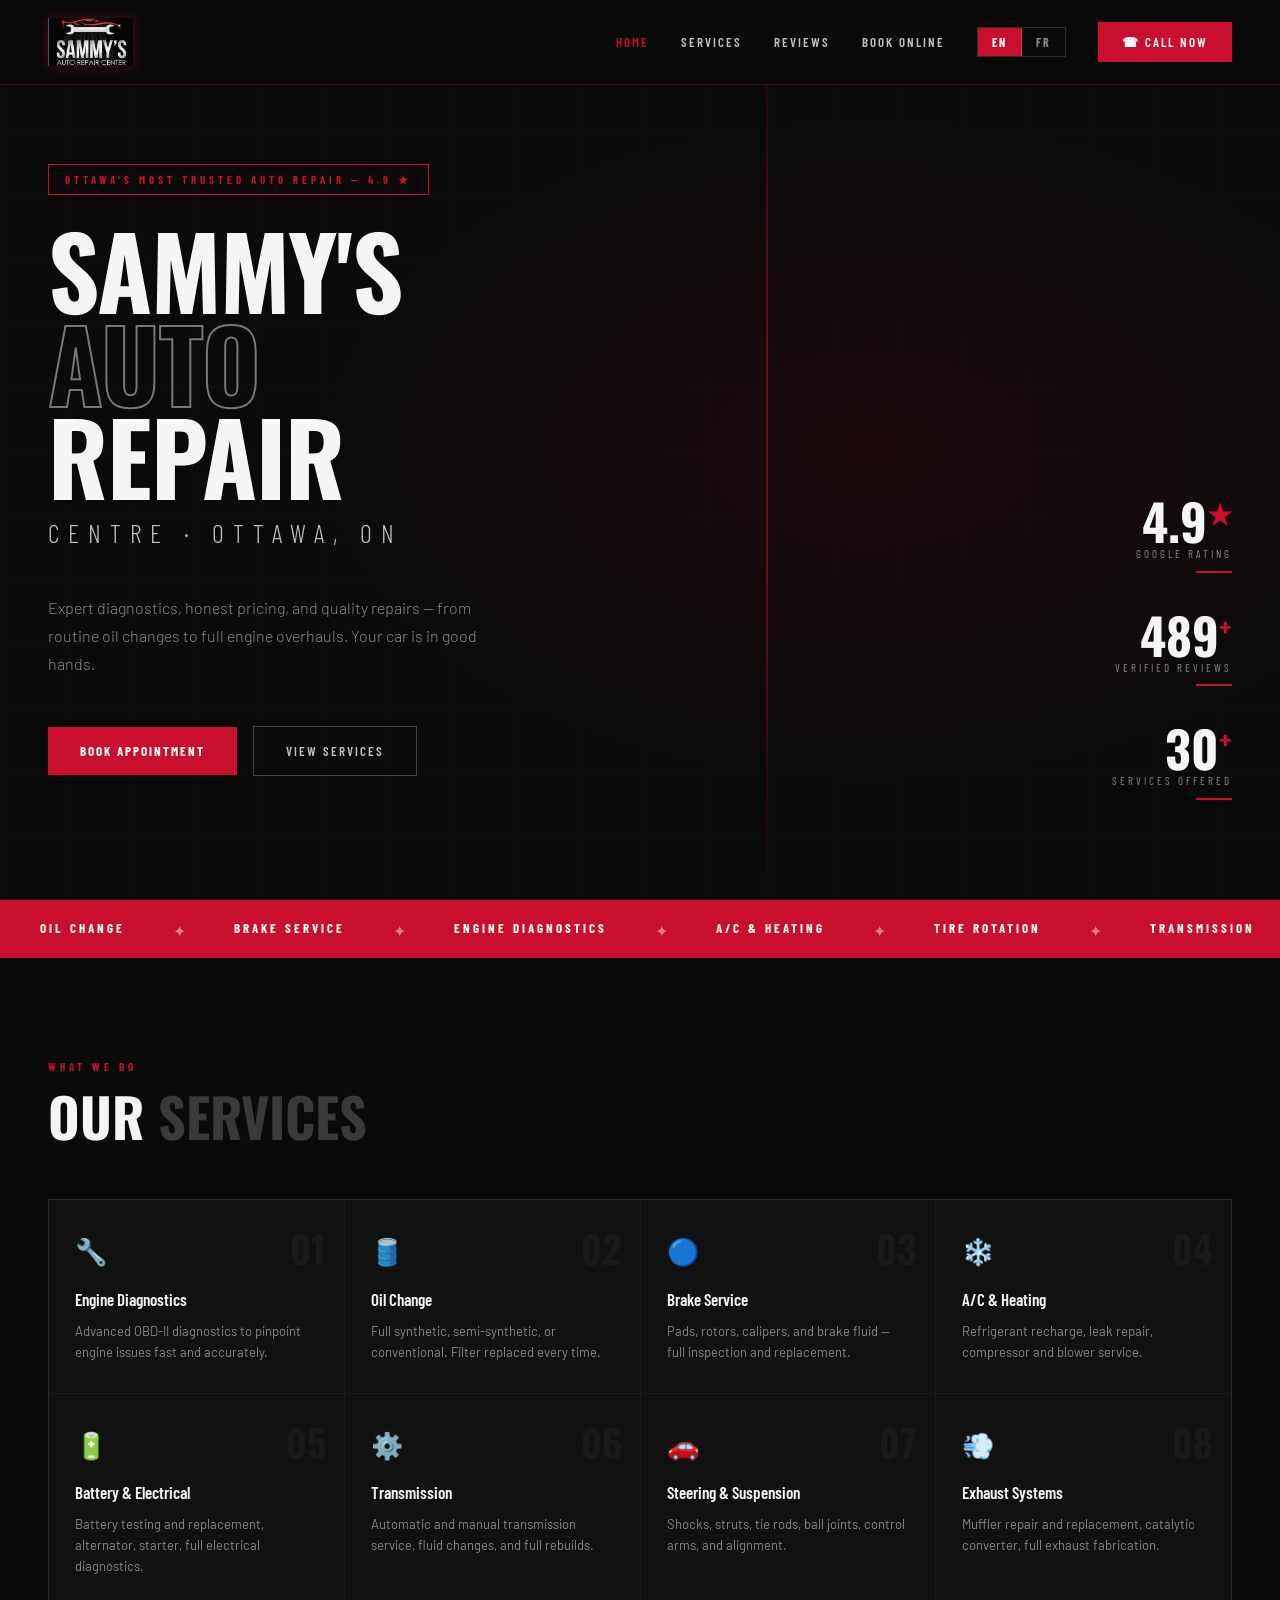
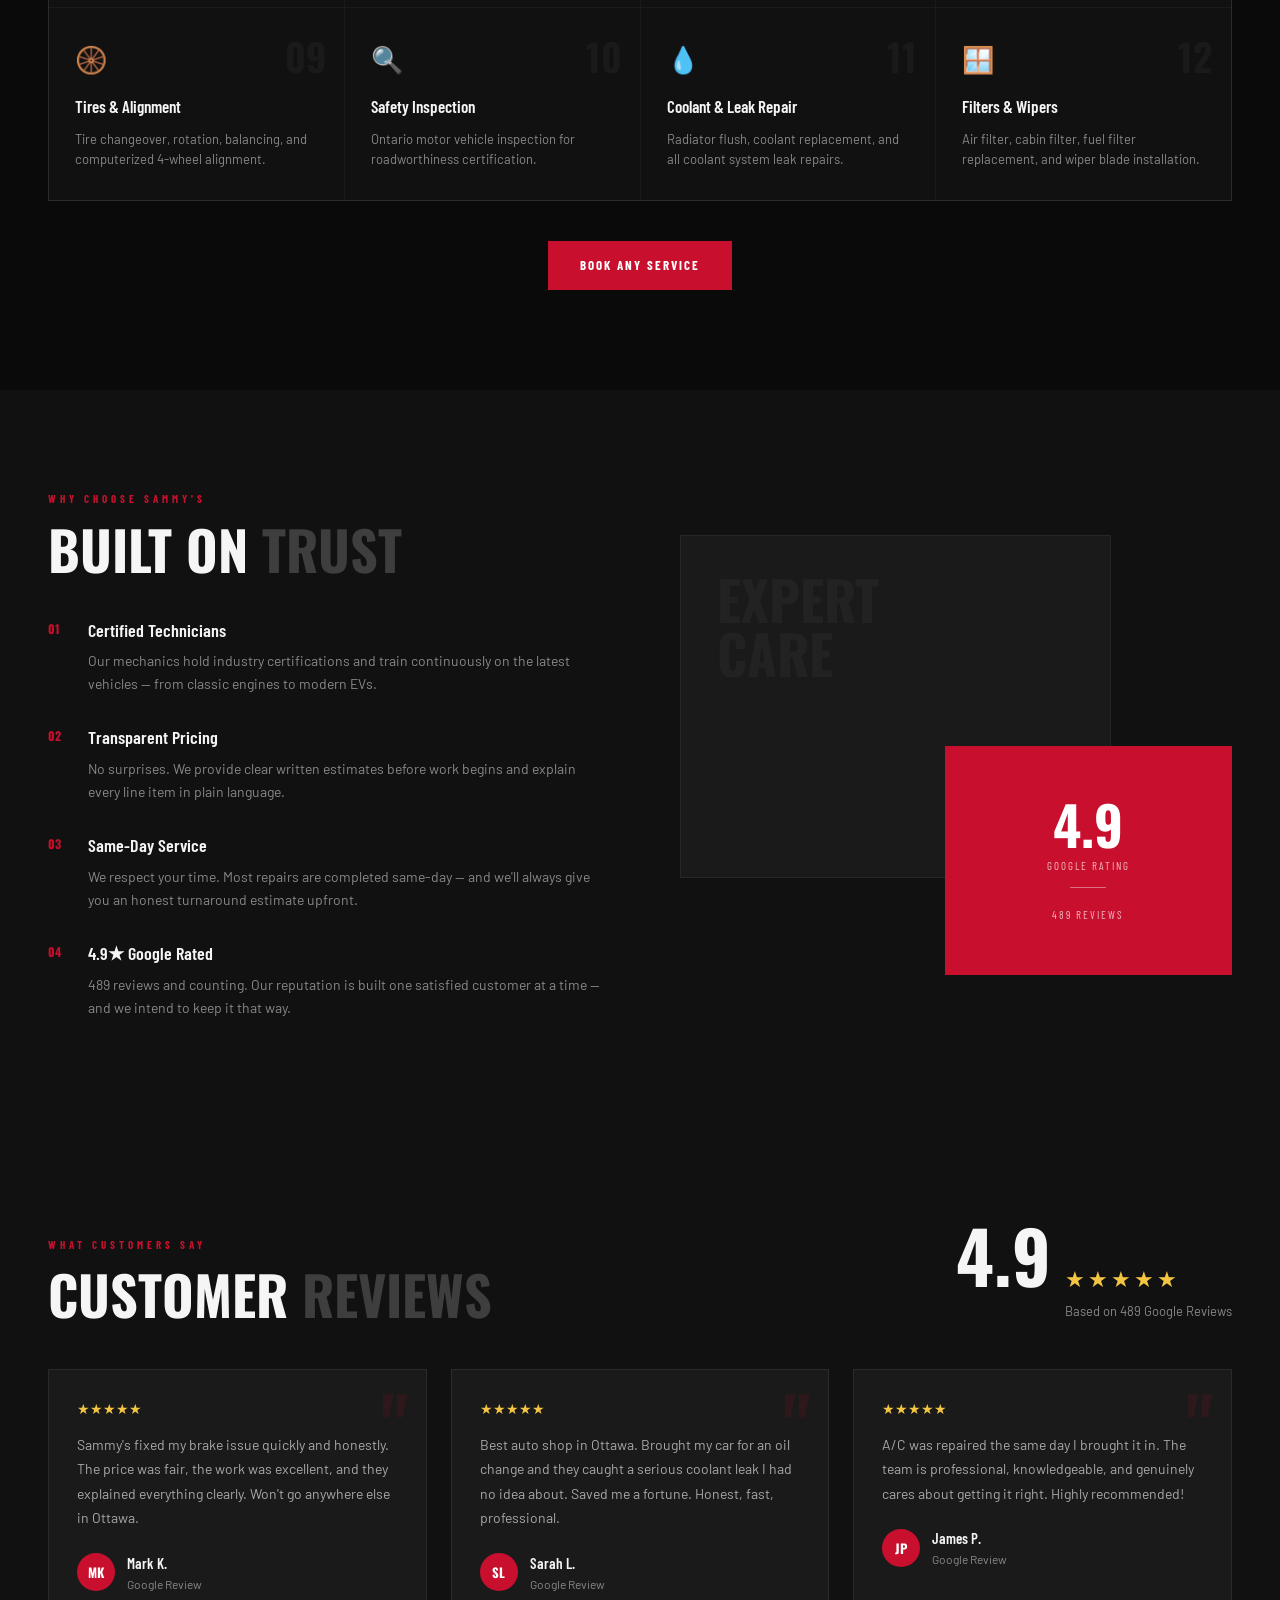
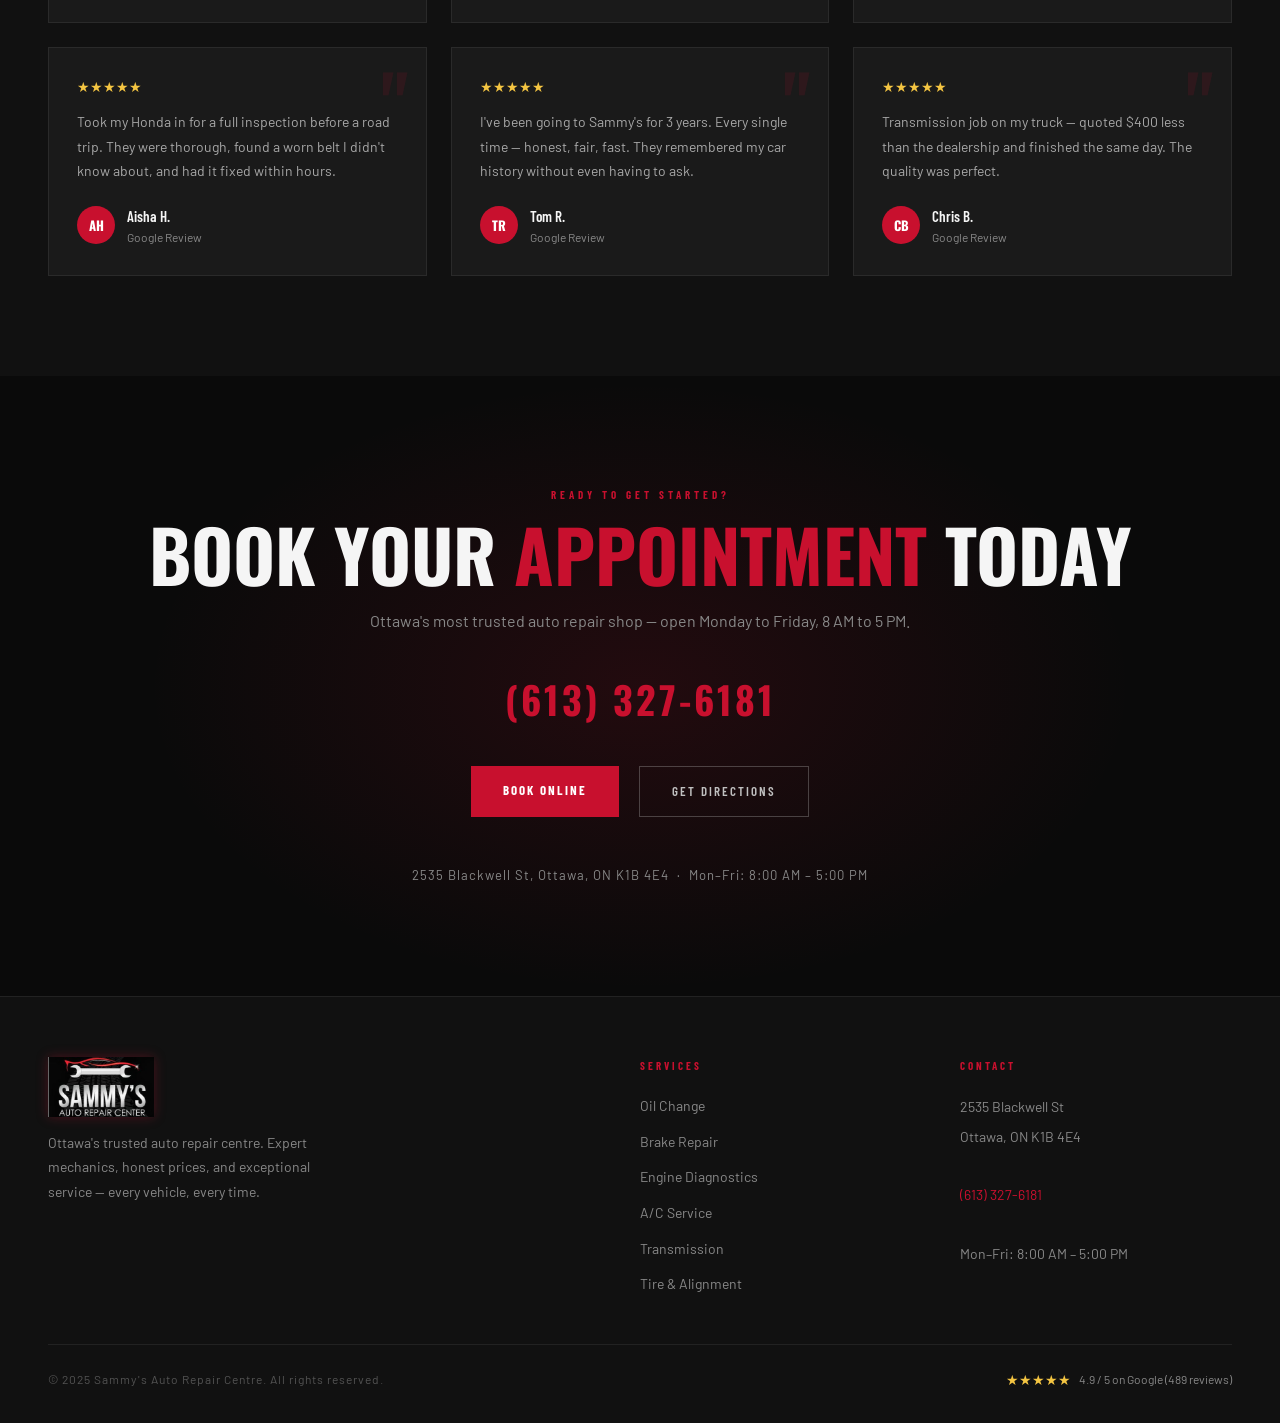
<file: index.html>
<!DOCTYPE html>
<html lang="en">
<head>
  <meta charset="UTF-8" />
  <meta name="viewport" content="width=device-width, initial-scale=1.0" />
  <title>Sammy's Auto Repair Centre — Ottawa</title>
  <meta name="description" content="Ottawa's trusted auto repair shop. 4.9★ rated with 489+ reviews." />
  <link rel="stylesheet" href="style.css" />
  <style>
    .lang-toggle {
      display: flex; gap: 0; border: 1px solid rgba(255,255,255,0.15); overflow: hidden;
    }
    .lang-btn {
      background: none; border: none; border-right: 1px solid rgba(255,255,255,0.15);
      color: var(--gray); padding: 7px 14px;
      font-family: 'Barlow Condensed', sans-serif; font-size: 12px; font-weight: 700;
      letter-spacing: 2px; cursor: pointer; transition: all 0.2s;
    }
    .lang-btn:last-child { border-right: none; }
    .lang-btn.active { background: var(--red); color: white; }
    .lang-btn:hover:not(.active) { background: rgba(255,255,255,0.06); color: var(--white); }

    .hero {
      min-height: 100vh; display: flex; flex-direction: column;
      justify-content: center; align-items: flex-start;
      padding: 140px 48px 100px; position: relative; overflow: hidden;
    }
    .hero-bg {
      position: absolute; inset: 0;
      background:
        radial-gradient(ellipse 70% 60% at 68% 50%, rgba(200,16,46,0.09) 0%, transparent 65%),
        repeating-linear-gradient(90deg, rgba(255,255,255,0.012) 0px, rgba(255,255,255,0.012) 1px, transparent 1px, transparent 64px),
        repeating-linear-gradient(0deg,  rgba(255,255,255,0.012) 0px, rgba(255,255,255,0.012) 1px, transparent 1px, transparent 64px),
        var(--black);
    }
    .hero-line {
      position: absolute; top: 0; bottom: 0; right: 40%; width: 2px;
      background: linear-gradient(to bottom, transparent 0%, var(--red) 40%, var(--red) 60%, transparent 100%);
      opacity: 0.5;
    }
    .hero-badge {
      font-family: 'Barlow Condensed', sans-serif; font-size: 11px; font-weight: 700;
      letter-spacing: 4px; text-transform: uppercase;
      color: var(--red); border: 1px solid var(--red);
      padding: 6px 16px; display: inline-block; margin-bottom: 28px; position: relative;
    }
    .hero h1 {
      font-family: 'Oswald', sans-serif;
      font-size: clamp(58px, 8.5vw, 100px); font-weight: 700;
      line-height: 0.93; letter-spacing: -1px; text-transform: uppercase;
      margin-bottom: 10px; position: relative;
    }
    .hero h1 .outline { -webkit-text-stroke: 2px rgba(192,192,192,0.6); color: transparent; }
    .hero-sub {
      font-family: 'Barlow Condensed', sans-serif; font-size: 26px; font-weight: 300;
      letter-spacing: 9px; text-transform: uppercase;
      color: var(--silver); margin-bottom: 40px; position: relative;
    }
    .hero-desc {
      font-size: 16px; font-weight: 300; color: rgba(245,245,245,0.55);
      line-height: 1.75; max-width: 430px; margin-bottom: 48px; position: relative;
    }
    .hero-actions { display: flex; gap: 16px; align-items: center; position: relative; }
    .hero-stats {
      position: absolute; right: 48px; bottom: 100px;
      display: flex; flex-direction: column; gap: 36px; align-items: flex-end;
    }
    .stat { text-align: right; }
    .stat-num { font-family: 'Oswald', sans-serif; font-size: 50px; font-weight: 700; color: var(--white); line-height: 1; }
    .stat-num sup { color: var(--red); font-size: 28px; }
    .stat-label { font-family: 'Barlow Condensed', sans-serif; font-size: 11px; letter-spacing: 3px; text-transform: uppercase; color: var(--gray); }
    .stat-line { width: 36px; height: 2px; background: var(--red); margin-left: auto; margin-top: 8px; }

    .services-grid {
      display: grid; grid-template-columns: repeat(auto-fill, minmax(270px, 1fr));
      gap: 1px; background: rgba(255,255,255,0.07); border: 1px solid rgba(255,255,255,0.07);
    }
    .service-card {
      background: var(--dark); padding: 30px 26px;
      position: relative; overflow: hidden; transition: background 0.25s;
    }
    .service-card::after {
      content: ''; position: absolute; bottom: 0; left: 0; right: 0;
      height: 2px; width: 0; background: var(--red); transition: width 0.35s ease;
    }
    .service-card:hover { background: #1c1c1c; }
    .service-card:hover::after { width: 100%; }
    .service-icon { font-size: 26px; display: block; margin-bottom: 14px; }
    .service-name { font-family: 'Barlow Condensed', sans-serif; font-size: 17px; font-weight: 600; color: var(--white); margin-bottom: 8px; }
    .service-desc { font-size: 13px; color: var(--gray); line-height: 1.6; }
    .service-num { position: absolute; top: 18px; right: 18px; font-family: 'Oswald', sans-serif; font-size: 38px; font-weight: 700; color: rgba(255,255,255,0.04); }

    .why-section { background: var(--dark); }
    .why-grid { display: grid; grid-template-columns: 1fr 1fr; gap: 80px; align-items: center; }
    .why-visual { position: relative; height: 440px; }
    .why-box-bg { position: absolute; top: 0; left: 0; width: 78%; height: 78%; background: var(--dark2); border: 1px solid rgba(255,255,255,0.06); }
    .why-ghost-text { position: absolute; top: 36px; left: 36px; font-family: 'Oswald', sans-serif; font-size: 54px; font-weight: 700; color: rgba(255,255,255,0.04); text-transform: uppercase; line-height: 1; }
    .why-box-red { position: absolute; bottom: 0; right: 0; width: 52%; height: 52%; background: var(--red); display: flex; flex-direction: column; justify-content: center; align-items: center; text-align: center; padding: 24px; }
    .why-box-red .big { font-family: 'Oswald', sans-serif; font-size: 54px; font-weight: 700; color: white; line-height: 1; }
    .why-box-red .lbl { font-family: 'Barlow Condensed', sans-serif; font-size: 11px; letter-spacing: 2px; text-transform: uppercase; color: rgba(255,255,255,0.7); margin-top: 6px; }
    .why-box-red .divider { width: 36px; height: 1px; background: rgba(255,255,255,0.4); margin: 12px auto; }
    .why-points { display: flex; flex-direction: column; gap: 28px; }
    .why-point { display: flex; gap: 18px; align-items: flex-start; }
    .why-num { font-family: 'Oswald', sans-serif; font-size: 12px; font-weight: 700; color: var(--red); min-width: 22px; padding-top: 3px; }
    .why-title { font-family: 'Barlow Condensed', sans-serif; font-size: 18px; font-weight: 600; color: var(--white); margin-bottom: 5px; }
    .why-body { font-size: 14px; color: var(--gray); line-height: 1.65; }

    .reviews-section { background: var(--dark); }
    .reviews-header { display: flex; justify-content: space-between; align-items: flex-end; margin-bottom: 48px; }
    .rating-block { display: flex; align-items: baseline; gap: 14px; }
    .rating-big { font-family: 'Oswald', sans-serif; font-size: 72px; font-weight: 700; color: var(--white); line-height: 1; }
    .rating-stars { color: var(--warning); font-size: 22px; letter-spacing: 3px; }
    .rating-count { font-size: 13px; color: var(--gray); margin-top: 4px; }
    .reviews-grid { display: grid; grid-template-columns: repeat(auto-fill, minmax(300px, 1fr)); gap: 24px; }
    .review-card { background: var(--dark2); border: 1px solid rgba(255,255,255,0.07); padding: 28px; position: relative; }
    .review-card::before { content: '"'; position: absolute; top: 14px; right: 18px; font-family: 'Oswald', sans-serif; font-size: 76px; font-weight: 700; color: rgba(200,16,46,0.12); line-height: 1; }
    .review-stars { color: var(--warning); font-size: 14px; margin-bottom: 12px; }
    .review-text { font-size: 14px; color: rgba(245,245,245,0.65); line-height: 1.75; margin-bottom: 20px; }
    .review-author { display: flex; align-items: center; gap: 12px; }
    .review-avatar { width: 38px; height: 38px; border-radius: 50%; background: var(--red); display: flex; align-items: center; justify-content: center; font-family: 'Oswald', sans-serif; font-size: 13px; font-weight: 700; color: white; }
    .review-name { font-family: 'Barlow Condensed', sans-serif; font-size: 15px; font-weight: 600; color: var(--white); }
    .review-date { font-size: 12px; color: var(--gray); }

    .cta-section { padding: 110px 48px; text-align: center; position: relative; overflow: hidden; }
    .cta-glow { position: absolute; inset: 0; background: radial-gradient(ellipse 55% 70% at 50% 50%, rgba(200,16,46,0.13) 0%, transparent 70%); }
    .cta-section h2 { font-family: 'Oswald', sans-serif; font-size: clamp(38px, 6vw, 72px); font-weight: 700; text-transform: uppercase; line-height: 1; margin-bottom: 18px; position: relative; }
    .cta-section p { font-size: 16px; color: var(--gray); margin-bottom: 36px; position: relative; }
    .phone-cta { font-family: 'Oswald', sans-serif; font-size: 38px; font-weight: 700; color: var(--red); text-decoration: none; letter-spacing: 3px; display: block; margin-bottom: 36px; position: relative; transition: color 0.2s; }
    .phone-cta:hover { color: var(--white); }
    .cta-btns { display: flex; gap: 20px; justify-content: center; position: relative; }
    .cta-address { margin-top: 48px; font-size: 13px; color: var(--gray); letter-spacing: 1px; position: relative; }
  </style>
</head>
<body>

<nav>
  <a href="index.html" class="nav-logo"><img src="logo.png" alt="Sammy's Auto Repair Centre" /></a>
  <div class="nav-links">
    <a href="index.html" class="active" data-en="Home" data-fr="Accueil">Home</a>
    <a href="#services" data-en="Services" data-fr="Services">Services</a>
    <a href="#reviews" data-en="Reviews" data-fr="Avis">Reviews</a>
    <a href="booking.html" data-en="Book Online" data-fr="Réserver">Book Online</a>
    <div class="lang-toggle">
      <button class="lang-btn active" onclick="setLang('en')">EN</button>
      <button class="lang-btn" onclick="setLang('fr')">FR</button>
    </div>
    <a href="tel:+16133276181" class="nav-cta" data-en="☎ Call Now" data-fr="☎ Appelez">☎ Call Now</a>
  </div>
</nav>

<!-- HERO -->
<section class="hero" id="home">
  <div class="hero-bg"></div>
  <div class="hero-line"></div>
  <div style="position:relative;">
    <div class="hero-badge" data-en="Ottawa's Most Trusted Auto Repair — 4.9 ★" data-fr="Le centre auto le plus fiable à Ottawa — 4.9 ★">Ottawa's Most Trusted Auto Repair — 4.9 ★</div>
    <h1>SAMMY'S<br><span class="outline">AUTO</span><br>REPAIR</h1>
    <div class="hero-sub" data-en="Centre · Ottawa, ON" data-fr="Centre · Ottawa, ON">Centre · Ottawa, ON</div>
    <p class="hero-desc" data-en="Expert diagnostics, honest pricing, and quality repairs — from routine oil changes to full engine overhauls. Your car is in good hands." data-fr="Diagnostics experts, prix honnêtes et réparations de qualité — des vidanges d'huile aux révisions complètes du moteur. Votre voiture est entre de bonnes mains.">Expert diagnostics, honest pricing, and quality repairs — from routine oil changes to full engine overhauls. Your car is in good hands.</p>
    <div class="hero-actions">
      <a href="booking.html" class="btn-primary" data-en="Book Appointment" data-fr="Prendre Rendez-vous">Book Appointment</a>
      <a href="#services" class="btn-secondary" data-en="View Services" data-fr="Voir les Services">View Services</a>
    </div>
  </div>
  <div class="hero-stats">
    <div class="stat">
      <div class="stat-num">4.9<sup>★</sup></div>
      <div class="stat-label" data-en="Google Rating" data-fr="Note Google">Google Rating</div>
      <div class="stat-line"></div>
    </div>
    <div class="stat">
      <div class="stat-num">489<sup>+</sup></div>
      <div class="stat-label" data-en="Verified Reviews" data-fr="Avis vérifiés">Verified Reviews</div>
      <div class="stat-line"></div>
    </div>
    <div class="stat">
      <div class="stat-num">30<sup>+</sup></div>
      <div class="stat-label" data-en="Services Offered" data-fr="Services offerts">Services Offered</div>
      <div class="stat-line"></div>
    </div>
  </div>
</section>

<!-- MARQUEE -->
<div class="marquee-strip">
  <div class="marquee-inner" id="marquee-inner">
    <span class="marquee-item" data-en="Oil Change" data-fr="Vidange d'huile">Oil Change</span><span class="marquee-dot">✦</span>
    <span class="marquee-item" data-en="Brake Service" data-fr="Service de freins">Brake Service</span><span class="marquee-dot">✦</span>
    <span class="marquee-item" data-en="Engine Diagnostics" data-fr="Diagnostic moteur">Engine Diagnostics</span><span class="marquee-dot">✦</span>
    <span class="marquee-item" data-en="A/C &amp; Heating" data-fr="Climatisation">A/C &amp; Heating</span><span class="marquee-dot">✦</span>
    <span class="marquee-item" data-en="Tire Rotation" data-fr="Rotation des pneus">Tire Rotation</span><span class="marquee-dot">✦</span>
    <span class="marquee-item" data-en="Transmission" data-fr="Transmission">Transmission</span><span class="marquee-dot">✦</span>
    <span class="marquee-item" data-en="Electrical Repair" data-fr="Réparation électrique">Electrical Repair</span><span class="marquee-dot">✦</span>
    <span class="marquee-item" data-en="Wheel Alignment" data-fr="Alignement des roues">Wheel Alignment</span><span class="marquee-dot">✦</span>
    <span class="marquee-item" data-en="Exhaust Systems" data-fr="Systèmes d'échappement">Exhaust Systems</span><span class="marquee-dot">✦</span>
    <span class="marquee-item" data-en="Safety Inspection" data-fr="Inspection de sécurité">Safety Inspection</span><span class="marquee-dot">✦</span>
    <span class="marquee-item" data-en="Oil Change" data-fr="Vidange d'huile">Oil Change</span><span class="marquee-dot">✦</span>
    <span class="marquee-item" data-en="Brake Service" data-fr="Service de freins">Brake Service</span><span class="marquee-dot">✦</span>
    <span class="marquee-item" data-en="Engine Diagnostics" data-fr="Diagnostic moteur">Engine Diagnostics</span><span class="marquee-dot">✦</span>
    <span class="marquee-item" data-en="A/C &amp; Heating" data-fr="Climatisation">A/C &amp; Heating</span><span class="marquee-dot">✦</span>
    <span class="marquee-item" data-en="Tire Rotation" data-fr="Rotation des pneus">Tire Rotation</span><span class="marquee-dot">✦</span>
    <span class="marquee-item" data-en="Transmission" data-fr="Transmission">Transmission</span><span class="marquee-dot">✦</span>
    <span class="marquee-item" data-en="Electrical Repair" data-fr="Réparation électrique">Electrical Repair</span><span class="marquee-dot">✦</span>
    <span class="marquee-item" data-en="Wheel Alignment" data-fr="Alignement des roues">Wheel Alignment</span><span class="marquee-dot">✦</span>
    <span class="marquee-item" data-en="Exhaust Systems" data-fr="Systèmes d'échappement">Exhaust Systems</span><span class="marquee-dot">✦</span>
    <span class="marquee-item" data-en="Safety Inspection" data-fr="Inspection de sécurité">Safety Inspection</span><span class="marquee-dot">✦</span>
  </div>
</div>

<!-- SERVICES -->
<section class="section" id="services">
  <div class="section-label" data-en="What We Do" data-fr="Ce que nous faisons">What We Do</div>
  <div class="section-title">Our <span class="dim" data-en="Services" data-fr="Services">Services</span></div>
  <div class="services-grid">
    <div class="service-card"><span class="service-num">01</span><span class="service-icon">🔧</span><div class="service-name" data-en="Engine Diagnostics" data-fr="Diagnostic moteur">Engine Diagnostics</div><div class="service-desc" data-en="Advanced OBD-II diagnostics to pinpoint engine issues fast and accurately." data-fr="Diagnostic OBD-II avancé pour identifier rapidement et précisément les problèmes moteur.">Advanced OBD-II diagnostics to pinpoint engine issues fast and accurately.</div></div>
    <div class="service-card"><span class="service-num">02</span><span class="service-icon">🛢️</span><div class="service-name" data-en="Oil Change" data-fr="Vidange d'huile">Oil Change</div><div class="service-desc" data-en="Full synthetic, semi-synthetic, or conventional. Filter replaced every time." data-fr="Huile synthétique, semi-synthétique ou conventionnelle. Filtre remplacé à chaque fois.">Full synthetic, semi-synthetic, or conventional. Filter replaced every time.</div></div>
    <div class="service-card"><span class="service-num">03</span><span class="service-icon">🔵</span><div class="service-name" data-en="Brake Service" data-fr="Service de freins">Brake Service</div><div class="service-desc" data-en="Pads, rotors, calipers, and brake fluid — full inspection and replacement." data-fr="Plaquettes, disques, étriers et liquide de frein — inspection et remplacement complets.">Pads, rotors, calipers, and brake fluid — full inspection and replacement.</div></div>
    <div class="service-card"><span class="service-num">04</span><span class="service-icon">❄️</span><div class="service-name" data-en="A/C &amp; Heating" data-fr="Climatisation &amp; Chauffage">A/C &amp; Heating</div><div class="service-desc" data-en="Refrigerant recharge, leak repair, compressor and blower service." data-fr="Recharge de réfrigérant, réparation de fuites, compresseur et soufflante.">Refrigerant recharge, leak repair, compressor and blower service.</div></div>
    <div class="service-card"><span class="service-num">05</span><span class="service-icon">🔋</span><div class="service-name" data-en="Battery &amp; Electrical" data-fr="Batterie &amp; Électrique">Battery &amp; Electrical</div><div class="service-desc" data-en="Battery testing and replacement, alternator, starter, full electrical diagnostics." data-fr="Test et remplacement de batterie, alternateur, démarreur, diagnostic électrique complet.">Battery testing and replacement, alternator, starter, full electrical diagnostics.</div></div>
    <div class="service-card"><span class="service-num">06</span><span class="service-icon">⚙️</span><div class="service-name" data-en="Transmission" data-fr="Transmission">Transmission</div><div class="service-desc" data-en="Automatic and manual transmission service, fluid changes, and full rebuilds." data-fr="Entretien de transmission automatique et manuelle, vidange et reconstruction complète.">Automatic and manual transmission service, fluid changes, and full rebuilds.</div></div>
    <div class="service-card"><span class="service-num">07</span><span class="service-icon">🚗</span><div class="service-name" data-en="Steering &amp; Suspension" data-fr="Direction &amp; Suspension">Steering &amp; Suspension</div><div class="service-desc" data-en="Shocks, struts, tie rods, ball joints, control arms, and alignment." data-fr="Amortisseurs, jambes de force, biellettes, rotules, bras de suspension et alignement.">Shocks, struts, tie rods, ball joints, control arms, and alignment.</div></div>
    <div class="service-card"><span class="service-num">08</span><span class="service-icon">💨</span><div class="service-name" data-en="Exhaust Systems" data-fr="Système d'échappement">Exhaust Systems</div><div class="service-desc" data-en="Muffler repair and replacement, catalytic converter, full exhaust fabrication." data-fr="Réparation et remplacement du silencieux, convertisseur catalytique, fabrication d'échappement.">Muffler repair and replacement, catalytic converter, full exhaust fabrication.</div></div>
    <div class="service-card"><span class="service-num">09</span><span class="service-icon">🛞</span><div class="service-name" data-en="Tires &amp; Alignment" data-fr="Pneus &amp; Alignement">Tires &amp; Alignment</div><div class="service-desc" data-en="Tire changeover, rotation, balancing, and computerized 4-wheel alignment." data-fr="Changement, rotation, équilibrage de pneus et alignement 4 roues informatisé.">Tire changeover, rotation, balancing, and computerized 4-wheel alignment.</div></div>
    <div class="service-card"><span class="service-num">10</span><span class="service-icon">🔍</span><div class="service-name" data-en="Safety Inspection" data-fr="Inspection de sécurité">Safety Inspection</div><div class="service-desc" data-en="Ontario motor vehicle inspection for roadworthiness certification." data-fr="Inspection du véhicule à moteur de l'Ontario pour la certification de navigabilité routière.">Ontario motor vehicle inspection for roadworthiness certification.</div></div>
    <div class="service-card"><span class="service-num">11</span><span class="service-icon">💧</span><div class="service-name" data-en="Coolant &amp; Leak Repair" data-fr="Liquide de refroidissement">Coolant &amp; Leak Repair</div><div class="service-desc" data-en="Radiator flush, coolant replacement, and all coolant system leak repairs." data-fr="Rinçage du radiateur, remplacement du liquide de refroidissement et réparation de fuites.">Radiator flush, coolant replacement, and all coolant system leak repairs.</div></div>
    <div class="service-card"><span class="service-num">12</span><span class="service-icon">🪟</span><div class="service-name" data-en="Filters &amp; Wipers" data-fr="Filtres &amp; Essuie-glaces">Filters &amp; Wipers</div><div class="service-desc" data-en="Air filter, cabin filter, fuel filter replacement, and wiper blade installation." data-fr="Remplacement du filtre à air, filtre d'habitacle, filtre à carburant et installation d'essuie-glaces.">Air filter, cabin filter, fuel filter replacement, and wiper blade installation.</div></div>
  </div>
  <div style="text-align:center; margin-top:40px;">
    <a href="booking.html" class="btn-primary" data-en="Book Any Service" data-fr="Réserver un service">Book Any Service</a>
  </div>
</section>

<!-- WHY US -->
<section class="section why-section" id="about">
  <div class="why-grid">
    <div>
      <div class="section-label" data-en="Why Choose Sammy's" data-fr="Pourquoi choisir Sammy's">Why Choose Sammy's</div>
      <div class="section-title" style="margin-bottom:40px;" data-en="Built on <span class='dim'>Trust</span>" data-fr="Fondé sur la <span class='dim'>Confiance</span>">Built on <span class="dim">Trust</span></div>
      <div class="why-points">
        <div class="why-point">
          <div class="why-num">01</div>
          <div>
            <div class="why-title" data-en="Certified Technicians" data-fr="Techniciens certifiés">Certified Technicians</div>
            <div class="why-body" data-en="Our mechanics hold industry certifications and train continuously on the latest vehicles — from classic engines to modern EVs." data-fr="Nos mécaniciens détiennent des certifications professionnelles et se forment continuellement sur les derniers véhicules — des moteurs classiques aux VE modernes.">Our mechanics hold industry certifications and train continuously on the latest vehicles — from classic engines to modern EVs.</div>
          </div>
        </div>
        <div class="why-point">
          <div class="why-num">02</div>
          <div>
            <div class="why-title" data-en="Transparent Pricing" data-fr="Prix transparents">Transparent Pricing</div>
            <div class="why-body" data-en="No surprises. We provide clear written estimates before work begins and explain every line item in plain language." data-fr="Pas de mauvaises surprises. Nous fournissons des estimations écrites claires avant de commencer et expliquons chaque élément en langage simple.">No surprises. We provide clear written estimates before work begins and explain every line item in plain language.</div>
          </div>
        </div>
        <div class="why-point">
          <div class="why-num">03</div>
          <div>
            <div class="why-title" data-en="Same-Day Service" data-fr="Service le jour même">Same-Day Service</div>
            <div class="why-body" data-en="We respect your time. Most repairs are completed same-day — and we'll always give you an honest turnaround estimate upfront." data-fr="Nous respectons votre temps. La plupart des réparations sont effectuées le jour même — et nous vous donnons toujours une estimation honnête dès le départ.">We respect your time. Most repairs are completed same-day — and we'll always give you an honest turnaround estimate upfront.</div>
          </div>
        </div>
        <div class="why-point">
          <div class="why-num">04</div>
          <div>
            <div class="why-title" data-en="4.9★ Google Rated" data-fr="4.9★ sur Google">4.9★ Google Rated</div>
            <div class="why-body" data-en="489 reviews and counting. Our reputation is built one satisfied customer at a time — and we intend to keep it that way." data-fr="489 avis et ce n'est pas fini. Notre réputation se construit un client satisfait à la fois — et nous entendons la maintenir ainsi.">489 reviews and counting. Our reputation is built one satisfied customer at a time — and we intend to keep it that way.</div>
          </div>
        </div>
      </div>
    </div>
    <div class="why-visual">
      <div class="why-box-bg">
        <div class="why-ghost-text" data-en="EXPERT<br>CARE" data-fr="EXPERT<br>SOIN">EXPERT<br>CARE</div>
      </div>
      <div class="why-box-red">
        <div class="big">4.9</div>
        <div class="lbl" data-en="Google Rating" data-fr="Note Google">Google Rating</div>
        <div class="divider"></div>
        <div class="lbl" data-en="489 Reviews" data-fr="489 Avis">489 Reviews</div>
      </div>
    </div>
  </div>
</section>

<!-- REVIEWS -->
<section class="section reviews-section" id="reviews">
  <div class="reviews-header">
    <div>
      <div class="section-label" data-en="What Customers Say" data-fr="Ce que disent nos clients">What Customers Say</div>
      <div class="section-title" style="margin-bottom:0;">
        <span data-en="Customer" data-fr="Avis">Customer</span> <span class="dim" data-en="Reviews" data-fr="Clients">Reviews</span>
      </div>
    </div>
    <div class="rating-block">
      <div class="rating-big">4.9</div>
      <div>
        <div class="rating-stars">★★★★★</div>
        <div class="rating-count" data-en="Based on 489 Google Reviews" data-fr="Basé sur 489 avis Google">Based on 489 Google Reviews</div>
      </div>
    </div>
  </div>
  <div class="reviews-grid">
    <div class="review-card">
      <div class="review-stars">★★★★★</div>
      <div class="review-text" data-en="Sammy's fixed my brake issue quickly and honestly. The price was fair, the work was excellent, and they explained everything clearly. Won't go anywhere else in Ottawa." data-fr="Sammy's a réparé mon problème de freins rapidement et honnêtement. Le prix était juste, le travail excellent et ils ont tout expliqué clairement. Je n'irai nulle part ailleurs à Ottawa.">Sammy's fixed my brake issue quickly and honestly. The price was fair, the work was excellent, and they explained everything clearly. Won't go anywhere else in Ottawa.</div>
      <div class="review-author"><div class="review-avatar">MK</div><div><div class="review-name">Mark K.</div><div class="review-date">Google Review</div></div></div>
    </div>
    <div class="review-card">
      <div class="review-stars">★★★★★</div>
      <div class="review-text" data-en="Best auto shop in Ottawa. Brought my car for an oil change and they caught a serious coolant leak I had no idea about. Saved me a fortune. Honest, fast, professional." data-fr="Meilleur atelier auto à Ottawa. Amené ma voiture pour une vidange et ils ont détecté une fuite de liquide de refroidissement sérieuse. M'ont sauvé une fortune. Honnête, rapide, professionnel.">Best auto shop in Ottawa. Brought my car for an oil change and they caught a serious coolant leak I had no idea about. Saved me a fortune. Honest, fast, professional.</div>
      <div class="review-author"><div class="review-avatar">SL</div><div><div class="review-name">Sarah L.</div><div class="review-date">Google Review</div></div></div>
    </div>
    <div class="review-card">
      <div class="review-stars">★★★★★</div>
      <div class="review-text" data-en="A/C was repaired the same day I brought it in. The team is professional, knowledgeable, and genuinely cares about getting it right. Highly recommended!" data-fr="La climatisation a été réparée le jour même. L'équipe est professionnelle, compétente et tient vraiment à bien faire le travail. Hautement recommandé !">A/C was repaired the same day I brought it in. The team is professional, knowledgeable, and genuinely cares about getting it right. Highly recommended!</div>
      <div class="review-author"><div class="review-avatar">JP</div><div><div class="review-name">James P.</div><div class="review-date">Google Review</div></div></div>
    </div>
    <div class="review-card">
      <div class="review-stars">★★★★★</div>
      <div class="review-text" data-en="Took my Honda in for a full inspection before a road trip. They were thorough, found a worn belt I didn't know about, and had it fixed within hours." data-fr="Amené ma Honda pour une inspection complète avant un voyage. Ils ont été minutieux, trouvé une courroie usée que je ne connaissais pas, et l'ont réparée en quelques heures.">Took my Honda in for a full inspection before a road trip. They were thorough, found a worn belt I didn't know about, and had it fixed within hours.</div>
      <div class="review-author"><div class="review-avatar">AH</div><div><div class="review-name">Aisha H.</div><div class="review-date">Google Review</div></div></div>
    </div>
    <div class="review-card">
      <div class="review-stars">★★★★★</div>
      <div class="review-text" data-en="I've been going to Sammy's for 3 years. Every single time — honest, fair, fast. They remembered my car history without even having to ask." data-fr="Je vais chez Sammy's depuis 3 ans. Chaque fois — honnête, juste, rapide. Ils se souviennent de l'historique de ma voiture sans même avoir à demander.">I've been going to Sammy's for 3 years. Every single time — honest, fair, fast. They remembered my car history without even having to ask.</div>
      <div class="review-author"><div class="review-avatar">TR</div><div><div class="review-name">Tom R.</div><div class="review-date">Google Review</div></div></div>
    </div>
    <div class="review-card">
      <div class="review-stars">★★★★★</div>
      <div class="review-text" data-en="Transmission job on my truck — quoted $400 less than the dealership and finished the same day. The quality was perfect." data-fr="Travail de transmission sur mon camion — devisé 400 $ de moins que le concessionnaire et terminé le même jour. La qualité était parfaite.">Transmission job on my truck — quoted $400 less than the dealership and finished the same day. The quality was perfect.</div>
      <div class="review-author"><div class="review-avatar">CB</div><div><div class="review-name">Chris B.</div><div class="review-date">Google Review</div></div></div>
    </div>
  </div>
</section>

<!-- CTA -->
<section class="cta-section" id="contact">
  <div class="cta-glow"></div>
  <div class="section-label" data-en="Ready to Get Started?" data-fr="Prêt à commencer ?">Ready to Get Started?</div>
  <h2 data-en="Book Your <span class='text-red'>Appointment</span> Today" data-fr="Prenez Votre <span class='text-red'>Rendez-vous</span> Aujourd'hui">Book Your <span class="text-red">Appointment</span> Today</h2>
  <p data-en="Ottawa's most trusted auto repair shop — open Monday to Friday, 8 AM to 5 PM." data-fr="Le centre auto le plus fiable d'Ottawa — ouvert du lundi au vendredi, de 8 h à 17 h.">Ottawa's most trusted auto repair shop — open Monday to Friday, 8 AM to 5 PM.</p>
  <a href="tel:+16133276181" class="phone-cta">(613) 327-6181</a>
  <div class="cta-btns">
    <a href="booking.html" class="btn-primary" data-en="Book Online" data-fr="Réserver en ligne">Book Online</a>
    <a href="https://maps.google.com/?q=2535+Blackwell+St,+Ottawa,+ON+K1B+4E4" target="_blank" class="btn-secondary" data-en="Get Directions" data-fr="Obtenir l'itinéraire">Get Directions</a>
  </div>
  <div class="cta-address" data-en="2535 Blackwell St, Ottawa, ON K1B 4E4 &nbsp;·&nbsp; Mon–Fri: 8:00 AM – 5:00 PM" data-fr="2535, rue Blackwell, Ottawa, ON K1B 4E4 &nbsp;·&nbsp; Lun–Ven : 8 h – 17 h">2535 Blackwell St, Ottawa, ON K1B 4E4 &nbsp;·&nbsp; Mon–Fri: 8:00 AM – 5:00 PM</div>
</section>

<!-- FOOTER -->
<footer>
  <div class="footer-grid">
    <div>
      <img src="logo.png" alt="Sammy's Auto Repair Centre" style="height:60px;width:auto;object-fit:contain;filter:drop-shadow(0 0 6px rgba(200,16,46,0.3));margin-bottom:14px;display:block;" />
      <div class="footer-desc" data-en="Ottawa's trusted auto repair centre. Expert mechanics, honest prices, and exceptional service — every vehicle, every time." data-fr="Le centre de réparation automobile de confiance d'Ottawa. Mécaniciens experts, prix honnêtes et service exceptionnel — chaque véhicule, chaque fois.">Ottawa's trusted auto repair centre. Expert mechanics, honest prices, and exceptional service — every vehicle, every time.</div>
    </div>
    <div>
      <div class="footer-heading" data-en="Services" data-fr="Services">Services</div>
      <ul class="footer-links">
        <li><a href="#services" data-en="Oil Change" data-fr="Vidange d'huile">Oil Change</a></li>
        <li><a href="#services" data-en="Brake Repair" data-fr="Réparation de freins">Brake Repair</a></li>
        <li><a href="#services" data-en="Engine Diagnostics" data-fr="Diagnostic moteur">Engine Diagnostics</a></li>
        <li><a href="#services" data-en="A/C Service" data-fr="Service climatisation">A/C Service</a></li>
        <li><a href="#services" data-en="Transmission" data-fr="Transmission">Transmission</a></li>
        <li><a href="#services" data-en="Tire &amp; Alignment" data-fr="Pneus &amp; alignement">Tire &amp; Alignment</a></li>
      </ul>
    </div>
    <div>
      <div class="footer-heading" data-en="Contact" data-fr="Contact">Contact</div>
      <div class="footer-info">
        2535 Blackwell St<br>Ottawa, ON K1B 4E4<br><br>
        <a href="tel:+16133276181">(613) 327-6181</a><br><br>
        <span data-en="Mon–Fri: 8:00 AM – 5:00 PM" data-fr="Lun–Ven : 8 h – 17 h">Mon–Fri: 8:00 AM – 5:00 PM</span>
      </div>
    </div>
  </div>
  <div class="footer-bottom">
    <div class="footer-copy" data-en="© 2025 Sammy's Auto Repair Centre. All rights reserved." data-fr="© 2025 Centre de réparation automobile Sammy's. Tous droits réservés.">© 2025 Sammy's Auto Repair Centre. All rights reserved.</div>
    <div class="google-badge"><span class="google-stars">★★★★★</span><span data-en="4.9 / 5 on Google (489 reviews)" data-fr="4,9 / 5 sur Google (489 avis)">4.9 / 5 on Google (489 reviews)</span></div>
  </div>
</footer>

<script>
  let currentLang = localStorage.getItem('sammys-lang') || 'en';

  function setLang(lang) {
    currentLang = lang;
    localStorage.setItem('sammys-lang', lang);
    document.documentElement.lang = lang;

    // Update all elements with data-en / data-fr
    document.querySelectorAll('[data-en]').forEach(el => {
      const val = el.getAttribute('data-' + lang);
      if (val !== null) el.innerHTML = val;
    });

    // Toggle button states
    document.querySelectorAll('.lang-btn').forEach(btn => {
      btn.classList.toggle('active', btn.textContent.trim().toLowerCase() === lang);
    });

    // Update page title
    document.title = lang === 'fr'
      ? "Centre de réparation automobile Sammy's — Ottawa"
      : "Sammy's Auto Repair Centre — Ottawa";
  }

  // Apply on load
  setLang(currentLang);
</script>
</body>
</html>
</file>
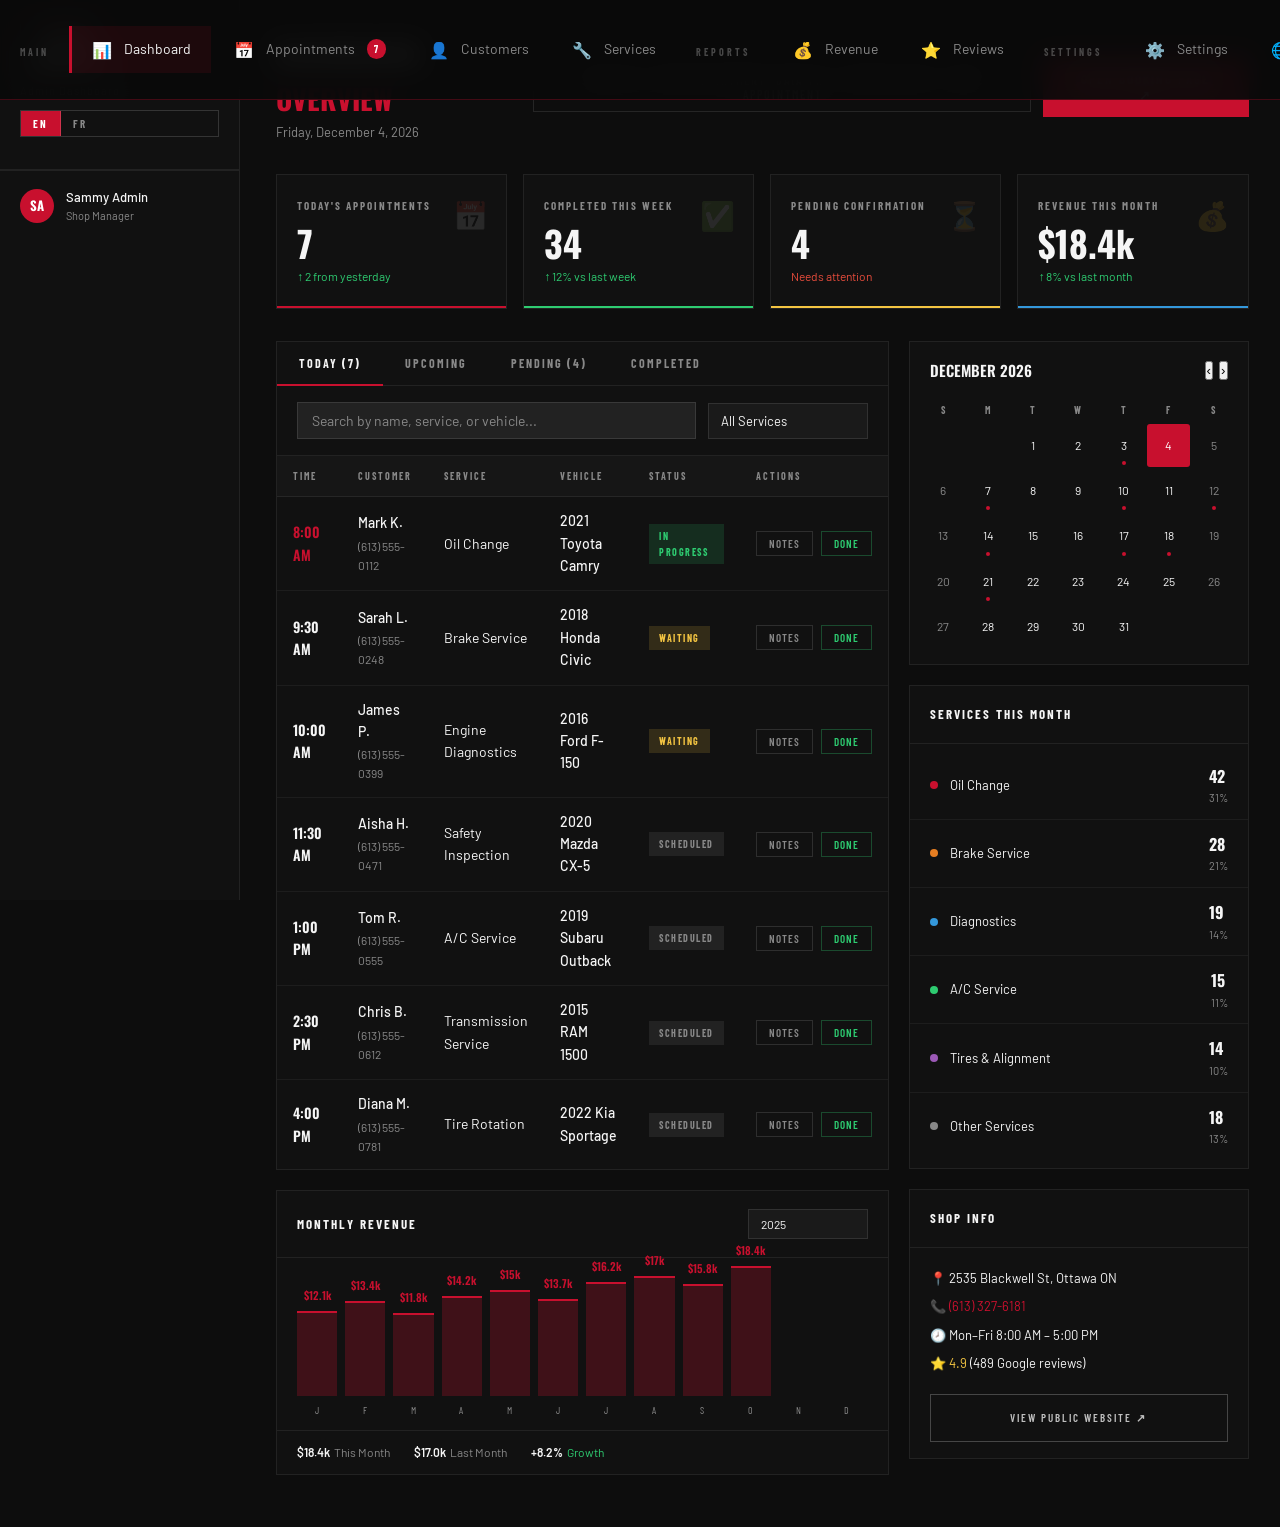
<file: admin.html>
<!DOCTYPE html>
<html lang="en">
<head>
  <meta charset="UTF-8" />
  <meta name="viewport" content="width=device-width, initial-scale=1.0" />
  <title>Admin Dashboard — Sammy's Auto Repair Centre</title>
  <link rel="stylesheet" href="style.css" />
  <style>
    body { background: #0D0D0D; padding: 0; }


    .lang-toggle { display:flex; gap:0; border:1px solid rgba(255,255,255,0.15); overflow:hidden; margin:0 0 8px 0; }
    .lang-btn { background:none; border:none; border-right:1px solid rgba(255,255,255,0.15); color:var(--gray); padding:6px 12px; font-family:'Barlow Condensed',sans-serif; font-size:11px; font-weight:700; letter-spacing:2px; cursor:pointer; transition:all 0.2s; }
    .lang-btn:last-child { border-right:none; }
    .lang-btn.active { background:var(--red); color:white; }
    /* ADMIN LAYOUT */
    .admin-wrap { display: flex; min-height: 100vh; }

    /* SIDEBAR */
    .admin-sidebar {
      width: 240px; flex-shrink: 0;
      background: var(--dark);
      border-right: 1px solid rgba(255,255,255,0.07);
      display: flex; flex-direction: column;
      position: fixed; top: 0; bottom: 0; left: 0;
      z-index: 100;
    }
    .sidebar-brand {
      padding: 24px 20px;
      border-bottom: 1px solid rgba(255,255,255,0.07);
    }
    .sidebar-brand .logo {
      font-family: 'Oswald', sans-serif; font-size: 18px; font-weight: 700;
      letter-spacing: 2px; text-transform: uppercase; color: var(--white);
    }
    .sidebar-brand .logo span { color: var(--red); }
    .sidebar-brand .sub { font-size: 11px; color: var(--gray); letter-spacing: 1px; margin-top: 2px; }
    .sidebar-nav { padding: 16px 0; flex: 1; }
    .nav-section-label {
      font-family: 'Barlow Condensed', sans-serif; font-size: 10px; font-weight: 700;
      letter-spacing: 3px; text-transform: uppercase;
      color: rgba(136,136,136,0.5); padding: 12px 20px 6px;
    }
    .nav-item {
      display: flex; align-items: center; gap: 12px;
      padding: 11px 20px; cursor: pointer;
      font-size: 14px; color: var(--gray);
      border-left: 3px solid transparent;
      transition: all 0.2s; text-decoration: none;
    }
    .nav-item:hover { background: rgba(255,255,255,0.04); color: var(--white); }
    .nav-item.active { background: rgba(200,16,46,0.1); border-left-color: var(--red); color: var(--white); }
    .nav-item .icon { font-size: 16px; width: 20px; text-align: center; }
    .nav-badge {
      margin-left: auto; background: var(--red);
      color: white; font-size: 10px; font-weight: 700;
      padding: 2px 7px; border-radius: 10px;
      font-family: 'Barlow Condensed', sans-serif; letter-spacing: 0.5px;
    }
    .sidebar-user {
      padding: 16px 20px;
      border-top: 1px solid rgba(255,255,255,0.07);
      display: flex; align-items: center; gap: 12px;
    }
    .user-avatar {
      width: 34px; height: 34px; border-radius: 50%;
      background: var(--red);
      display: flex; align-items: center; justify-content: center;
      font-family: 'Oswald', sans-serif; font-size: 13px; font-weight: 700; color: white;
    }
    .user-name { font-size: 13px; font-weight: 500; color: var(--white); }
    .user-role { font-size: 11px; color: var(--gray); }

    /* MAIN */
    .admin-main { margin-left: 240px; flex: 1; padding: 32px 36px; }

    /* TOP BAR */
    .topbar {
      display: flex; justify-content: space-between; align-items: center;
      margin-bottom: 32px;
    }
    .topbar-title {
      font-family: 'Oswald', sans-serif; font-size: 28px; font-weight: 700;
      text-transform: uppercase;
    }
    .topbar-title span { color: var(--red); }
    .topbar-date { font-size: 13px; color: var(--gray); }
    .topbar-actions { display: flex; gap: 12px; align-items: center; }

    /* STAT CARDS */
    .stat-grid {
      display: grid; grid-template-columns: repeat(4, 1fr);
      gap: 16px; margin-bottom: 32px;
    }
    .stat-card {
      background: var(--dark); border: 1px solid rgba(255,255,255,0.07);
      padding: 22px 20px; position: relative; overflow: hidden;
    }
    .stat-card::after {
      content: ''; position: absolute;
      bottom: 0; left: 0; right: 0; height: 2px;
    }
    .stat-card.red::after   { background: var(--red); }
    .stat-card.green::after { background: var(--success); }
    .stat-card.yellow::after{ background: var(--warning); }
    .stat-card.blue::after  { background: #3498DB; }
    .sc-label {
      font-family: 'Barlow Condensed', sans-serif; font-size: 11px; font-weight: 700;
      letter-spacing: 2px; text-transform: uppercase; color: var(--gray); margin-bottom: 10px;
    }
    .sc-value {
      font-family: 'Oswald', sans-serif; font-size: 36px; font-weight: 700;
      color: var(--white); line-height: 1; margin-bottom: 6px;
    }
    .sc-change { font-size: 12px; }
    .sc-change.up   { color: var(--success); }
    .sc-change.down { color: var(--danger); }
    .sc-icon {
      position: absolute; top: 18px; right: 18px;
      font-size: 28px; opacity: 0.1;
    }

    /* CONTENT GRID */
    .content-grid { display: grid; grid-template-columns: 1fr 340px; gap: 20px; margin-bottom: 20px; }

    /* PANELS */
    .panel {
      background: var(--dark); border: 1px solid rgba(255,255,255,0.07);
      overflow: hidden;
    }
    .panel-header {
      display: flex; align-items: center; justify-content: space-between;
      padding: 18px 20px;
      border-bottom: 1px solid rgba(255,255,255,0.07);
    }
    .panel-title-sm {
      font-family: 'Barlow Condensed', sans-serif; font-size: 13px; font-weight: 700;
      letter-spacing: 2px; text-transform: uppercase; color: var(--white);
    }
    .panel-body { padding: 0; }

    /* TABLE */
    .data-table { width: 100%; border-collapse: collapse; }
    .data-table th {
      font-family: 'Barlow Condensed', sans-serif; font-size: 10px; font-weight: 700;
      letter-spacing: 2px; text-transform: uppercase; color: var(--gray);
      padding: 12px 16px; text-align: left;
      border-bottom: 1px solid rgba(255,255,255,0.07); background: rgba(255,255,255,0.02);
    }
    .data-table td {
      padding: 13px 16px; font-size: 14px; color: var(--white);
      border-bottom: 1px solid rgba(255,255,255,0.05);
      vertical-align: middle;
    }
    .data-table tr:last-child td { border-bottom: none; }
    .data-table tr:hover td { background: rgba(255,255,255,0.02); }
    .td-name { font-weight: 500; }
    .td-sub { font-size: 12px; color: var(--gray); margin-top: 2px; }
    .td-actions { display: flex; gap: 8px; }
    .action-btn {
      background: none; border: 1px solid rgba(255,255,255,0.12);
      color: var(--gray); padding: 5px 12px;
      font-family: 'Barlow Condensed', sans-serif; font-size: 11px;
      font-weight: 600; letter-spacing: 1px; text-transform: uppercase;
      cursor: pointer; transition: all 0.2s;
    }
    .action-btn:hover { border-color: var(--red); color: var(--red); }
    .action-btn.confirm { border-color: rgba(46,204,113,0.3); color: var(--success); }
    .action-btn.confirm:hover { background: rgba(46,204,113,0.1); }

    /* MINI CALENDAR */
    .mini-cal-header { display: flex; justify-content: space-between; align-items: center; padding: 16px 20px; }
    .mini-cal-month { font-family: 'Oswald', sans-serif; font-size: 15px; font-weight: 600; text-transform: uppercase; }
    .mini-grid { display: grid; grid-template-columns: repeat(7, 1fr); padding: 0 12px 16px; gap: 2px; }
    .mc-head { font-size: 10px; text-align: center; color: var(--gray); padding: 4px; font-family: 'Barlow Condensed', sans-serif; font-weight: 700; letter-spacing: 1px; text-transform: uppercase; }
    .mc-day { aspect-ratio: 1; display: flex; align-items: center; justify-content: center; font-size: 12px; color: var(--gray); }
    .mc-day.wday { color: var(--white); cursor: pointer; border-radius: 3px; transition: background 0.15s; }
    .mc-day.wday:hover { background: rgba(200,16,46,0.2); }
    .mc-day.today { background: var(--red); color: white; border-radius: 3px; }
    .mc-day.has-appt { position: relative; }
    .mc-day.has-appt::after { content: ''; position: absolute; bottom: 2px; left: 50%; transform: translateX(-50%); width: 4px; height: 4px; border-radius: 50%; background: var(--red); }

    /* QUICK STATS SIDEBAR */
    .quick-list { padding: 8px 0; }
    .quick-item {
      display: flex; align-items: center; gap: 12px;
      padding: 12px 20px; border-bottom: 1px solid rgba(255,255,255,0.05);
    }
    .quick-item:last-child { border-bottom: none; }
    .qi-dot { width: 8px; height: 8px; border-radius: 50%; flex-shrink: 0; }
    .qi-name { font-size: 13px; color: var(--white); flex: 1; }
    .qi-count { font-family: 'Oswald', sans-serif; font-size: 16px; font-weight: 700; color: var(--white); }
    .qi-pct { font-size: 11px; color: var(--gray); }

    /* MODAL */
    .modal-overlay {
      display: none; position: fixed; inset: 0;
      background: rgba(0,0,0,0.75);
      z-index: 500; align-items: center; justify-content: center;
    }
    .modal-overlay.open { display: flex; }
    .modal {
      background: var(--dark2); border: 1px solid rgba(255,255,255,0.1);
      width: 480px; max-width: 94vw;
    }
    .modal-header {
      display: flex; align-items: center; justify-content: space-between;
      padding: 20px 24px; border-bottom: 1px solid rgba(255,255,255,0.07);
    }
    .modal-title { font-family: 'Oswald', sans-serif; font-size: 20px; font-weight: 700; text-transform: uppercase; }
    .modal-close { background: none; border: none; color: var(--gray); font-size: 22px; cursor: pointer; }
    .modal-close:hover { color: var(--white); }
    .modal-body { padding: 24px; }
    .modal-footer { padding: 16px 24px; border-top: 1px solid rgba(255,255,255,0.07); display: flex; gap: 12px; justify-content: flex-end; }

    /* TABS */
    .tab-bar {
      display: flex; gap: 0;
      border-bottom: 1px solid rgba(255,255,255,0.07);
      margin-bottom: 0;
    }
    .tab-btn {
      font-family: 'Barlow Condensed', sans-serif; font-size: 12px; font-weight: 700;
      letter-spacing: 2px; text-transform: uppercase;
      padding: 14px 22px; background: none;
      border: none; border-bottom: 2px solid transparent;
      color: var(--gray); cursor: pointer; transition: all 0.2s;
      margin-bottom: -1px;
    }
    .tab-btn:hover { color: var(--white); }
    .tab-btn.active { color: var(--white); border-bottom-color: var(--red); }
    .tab-panel { display: none; }
    .tab-panel.active { display: block; }

    /* SEARCH BAR */
    .search-bar {
      display: flex; gap: 12px; align-items: center;
      padding: 16px 20px; border-bottom: 1px solid rgba(255,255,255,0.07);
    }
    .search-input {
      flex: 1; background: var(--dark3); border: 1px solid rgba(255,255,255,0.1);
      color: var(--white); padding: 9px 14px; font-size: 14px; font-family: 'Barlow', sans-serif;
      outline: none; transition: border-color 0.2s;
    }
    .search-input:focus { border-color: var(--red); }
    .search-input::placeholder { color: var(--gray); }

    /* REVENUE CHART (CSS bars) */
    .chart-wrap { padding: 20px 20px 0; }
    .chart-bars { display: flex; align-items: flex-end; gap: 8px; height: 140px; }
    .bar-col { flex: 1; display: flex; flex-direction: column; align-items: center; gap: 6px; }
    .bar {
      width: 100%; background: rgba(200,16,46,0.25);
      border-top: 2px solid var(--red);
      transition: background 0.2s;
    }
    .bar:hover { background: rgba(200,16,46,0.45); }
    .bar-label { font-size: 10px; color: var(--gray); font-family: 'Barlow Condensed', sans-serif; letter-spacing: 1px; }
    .bar-val { font-size: 11px; color: var(--red); font-family: 'Oswald', sans-serif; font-weight: 600; }
    .chart-footer { padding: 12px 20px; display: flex; gap: 24px; border-top: 1px solid rgba(255,255,255,0.07); margin-top: 12px; }
    .cf-item { font-size: 12px; color: var(--gray); }
    .cf-item strong { color: var(--white); font-weight: 600; margin-right: 4px; }

    /* NOTIFICATION */
    .notif-dot {
      width: 8px; height: 8px; background: var(--red); border-radius: 50%;
      position: absolute; top: 4px; right: 4px;
    }

    @media (max-width: 1100px) {
      .stat-grid { grid-template-columns: repeat(2, 1fr); }
      .content-grid { grid-template-columns: 1fr; }
    }
  </style>
</head>
<body>

<div class="admin-wrap">

  <!-- SIDEBAR -->
  <aside class="admin-sidebar">
    <div class="sidebar-brand">
      <img src="logo.png" alt="Sammy's Auto Repair Centre" style="height:52px; width:auto; object-fit:contain; filter:drop-shadow(0 0 6px rgba(200,16,46,0.3)); margin-bottom:6px; display:block;" />
      <div class="sub" data-en="Admin Dashboard" data-fr="Tableau de bord">Admin Dashboard</div>
      <div class="lang-toggle" style="margin-top:10px;">
        <button class="lang-btn active" onclick="setLang('en')">EN</button>
        <button class="lang-btn" onclick="setLang('fr')">FR</button>
      </div>
    </div>
    <nav class="sidebar-nav">
      <div class="nav-section-label">Main</div>
      <a class="nav-item active" href="#"><span class="icon">📊</span data-en="Dashboard" data-fr="Tableau de bord"> Dashboard</a>
      <a class="nav-item" href="#" onclick="showView('appointments')"><span class="icon">📅</span data-en="Appointments" data-fr="Rendez-vous"> Appointments <span class="nav-badge">7</span></a>
      <a class="nav-item" href="#" onclick="showView('customers')"><span class="icon">👤</span data-en="Customers" data-fr="Clients"> Customers</a>
      <a class="nav-item" href="#" onclick="showView('services')"><span class="icon">🔧</span data-en="Services" data-fr="Services"> Services</a>
      <div class="nav-section-label">Reports</div>
      <a class="nav-item" href="#"><span class="icon">💰</span data-en="Revenue" data-fr="Revenus"> Revenue</a>
      <a class="nav-item" href="#"><span class="icon">⭐</span data-en="Reviews" data-fr="Avis"> Reviews</a>
      <div class="nav-section-label">Settings</div>
      <a class="nav-item" href="#"><span class="icon">⚙️</span data-en="Settings" data-fr="Paramètres"> Settings</a>
      <a class="nav-item" href="index.html" target="_blank"><span class="icon">🌐</span data-en="View Website" data-fr="Voir le site"> View Website</a>
    </nav>
    <div class="sidebar-user">
      <div class="user-avatar">SA</div>
      <div>
        <div class="user-name">Sammy Admin</div>
        <div class="user-role">Shop Manager</div>
      </div>
    </div>
  </aside>

  <!-- MAIN -->
  <main class="admin-main">

    <!-- TOPBAR -->
    <div class="topbar">
      <div>
        <div class="topbar-title" data-en="Dashboard <span>Overview</span>" data-fr="Tableau de bord <span>Général</span>">Dashboard <span>Overview</span></div>
        <div class="topbar-date" id="today-date"></div>
      </div>
      <div class="topbar-actions">
        <button class="btn-ghost" onclick="openModal()"> data-en="+ New Appointment" data-fr="+ Nouveau RDV">+ New Appointment</button>
        <button class="btn-primary" onclick="window.open('booking.html')" data-en="Open Booking Page ↗" data-fr="Ouvrir la page RDV ↗">Open Booking Page ↗</button>
      </div>
    </div>

    <!-- STAT CARDS -->
    <div class="stat-grid">
      <div class="stat-card red">
        <div class="sc-icon">📅</div>
        <div class="sc-label" data-en="Today's Appointments" data-fr="Rendez-vous aujourd'hui">Today's Appointments</div>
        <div class="sc-value">7</div>
        <div class="sc-change up"><span data-en="↑ 2 from yesterday" data-fr="↑ 2 par rapport à hier">↑ 2 from yesterday</span></div>
      </div>
      <div class="stat-card green">
        <div class="sc-icon">✅</div>
        <div class="sc-label" data-en="Completed This Week" data-fr="Complétés cette semaine">Completed This Week</div>
        <div class="sc-value">34</div>
        <div class="sc-change up"><span data-en="↑ 12% vs last week" data-fr="↑ 12 % vs semaine dernière">↑ 12% vs last week</span></div>
      </div>
      <div class="stat-card yellow">
        <div class="sc-icon">⏳</div>
        <div class="sc-label" data-en="Pending Confirmation" data-fr="En attente de confirmation">Pending Confirmation</div>
        <div class="sc-value">4</div>
        <div class="sc-change down"><span data-en="Needs attention" data-fr="Attention requise">Needs attention</span></div>
      </div>
      <div class="stat-card blue">
        <div class="sc-icon">💰</div>
        <div class="sc-label" data-en="Revenue This Month" data-fr="Revenus ce mois-ci">Revenue This Month</div>
        <div class="sc-value">$18.4k</div>
        <div class="sc-change up"><span data-en="↑ 8% vs last month" data-fr="↑ 8 % vs mois dernier">↑ 8% vs last month</span></div>
      </div>
    </div>

    <!-- MAIN CONTENT -->
    <div class="content-grid">

      <!-- LEFT: Appointments -->
      <div>
        <div class="panel">
          <div class="tab-bar">
            <button class="tab-btn active" onclick="switchTab(this,'tab-today')" data-en="Today (7)" data-fr="Aujourd'hui (7)">Today (7)</button>
            <button class="tab-btn" onclick="switchTab(this,'tab-upcoming')" data-en="Upcoming" data-fr="À venir">Upcoming</button>
            <button class="tab-btn" onclick="switchTab(this,'tab-pending')" data-en="Pending (4)" data-fr="En attente (4)">Pending (4)</button>
            <button class="tab-btn" onclick="switchTab(this,'tab-done')" data-en="Completed" data-fr="Complétés">Completed</button>
          </div>
          <div class="search-bar">
            <input class="search-input" type="text" placeholder="Search by name, service, or vehicle..." />
            <select class="form-control" style="width:160px; padding:9px 12px; font-size:13px;">
              <option>All Services</option>
              <option>Oil Change</option><option>Brakes</option>
              <option>Diagnostics</option><option>A/C</option>
            </select>
          </div>

          <!-- TODAY -->
          <div class="tab-panel active" id="tab-today">
            <table class="data-table">
              <thead>
                <tr><th data-en="Time" data-fr="Heure">Time</th><th data-en="Customer" data-fr="Client">Customer</th><th data-en="Service" data-fr="Service">Service</th><th data-en="Vehicle" data-fr="Véhicule">Vehicle</th><th data-en="Status" data-fr="Statut">Status</th><th data-en="Actions" data-fr="Actions">Actions</th></tr>
              </thead>
              <tbody>
                <tr>
                  <td style="font-family:'Oswald',sans-serif;font-weight:600;color:var(--red);">8:00 AM</td>
                  <td><div class="td-name">Mark K.</div><div class="td-sub">(613) 555-0112</div></td>
                  <td>Oil Change</td>
                  <td><div class="td-name">2021 Toyota Camry</div></td>
                  <td><span class="badge badge-green">In Progress</span></td>
                  <td><div class="td-actions"><button class="action-btn">Notes</button><button class="action-btn confirm">Done</button></div></td>
                </tr>
                <tr>
                  <td style="font-family:'Oswald',sans-serif;font-weight:600;">9:30 AM</td>
                  <td><div class="td-name">Sarah L.</div><div class="td-sub">(613) 555-0248</div></td>
                  <td>Brake Service</td>
                  <td><div class="td-name">2018 Honda Civic</div></td>
                  <td><span class="badge badge-yellow">Waiting</span></td>
                  <td><div class="td-actions"><button class="action-btn">Notes</button><button class="action-btn confirm">Done</button></div></td>
                </tr>
                <tr>
                  <td style="font-family:'Oswald',sans-serif;font-weight:600;">10:00 AM</td>
                  <td><div class="td-name">James P.</div><div class="td-sub">(613) 555-0399</div></td>
                  <td>Engine Diagnostics</td>
                  <td><div class="td-name">2016 Ford F-150</div></td>
                  <td><span class="badge badge-yellow">Waiting</span></td>
                  <td><div class="td-actions"><button class="action-btn">Notes</button><button class="action-btn confirm">Done</button></div></td>
                </tr>
                <tr>
                  <td style="font-family:'Oswald',sans-serif;font-weight:600;">11:30 AM</td>
                  <td><div class="td-name">Aisha H.</div><div class="td-sub">(613) 555-0471</div></td>
                  <td>Safety Inspection</td>
                  <td><div class="td-name">2020 Mazda CX-5</div></td>
                  <td><span class="badge badge-gray">Scheduled</span></td>
                  <td><div class="td-actions"><button class="action-btn">Notes</button><button class="action-btn confirm">Done</button></div></td>
                </tr>
                <tr>
                  <td style="font-family:'Oswald',sans-serif;font-weight:600;">1:00 PM</td>
                  <td><div class="td-name">Tom R.</div><div class="td-sub">(613) 555-0555</div></td>
                  <td>A/C Service</td>
                  <td><div class="td-name">2019 Subaru Outback</div></td>
                  <td><span class="badge badge-gray">Scheduled</span></td>
                  <td><div class="td-actions"><button class="action-btn">Notes</button><button class="action-btn confirm">Done</button></div></td>
                </tr>
                <tr>
                  <td style="font-family:'Oswald',sans-serif;font-weight:600;">2:30 PM</td>
                  <td><div class="td-name">Chris B.</div><div class="td-sub">(613) 555-0612</div></td>
                  <td>Transmission Service</td>
                  <td><div class="td-name">2015 RAM 1500</div></td>
                  <td><span class="badge badge-gray">Scheduled</span></td>
                  <td><div class="td-actions"><button class="action-btn">Notes</button><button class="action-btn confirm">Done</button></div></td>
                </tr>
                <tr>
                  <td style="font-family:'Oswald',sans-serif;font-weight:600;">4:00 PM</td>
                  <td><div class="td-name">Diana M.</div><div class="td-sub">(613) 555-0781</div></td>
                  <td>Tire Rotation</td>
                  <td><div class="td-name">2022 Kia Sportage</div></td>
                  <td><span class="badge badge-gray">Scheduled</span></td>
                  <td><div class="td-actions"><button class="action-btn">Notes</button><button class="action-btn confirm">Done</button></div></td>
                </tr>
              </tbody>
            </table>
          </div>

          <!-- UPCOMING -->
          <div class="tab-panel" id="tab-upcoming">
            <table class="data-table">
              <thead><tr><th data-en="Date" data-fr="Date">Date</th><th>Time</th><th>Customer</th><th>Service</th><th>Actions</th></tr></thead>
              <tbody>
                <tr><td>Tomorrow</td><td>8:30 AM</td><td>Peter N.</td><td>Oil Change + Filter</td><td><div class="td-actions"><button class="action-btn">View</button><button class="action-btn">Reschedule</button></div></td></tr>
                <tr><td>Tomorrow</td><td>10:00 AM</td><td>Rachel G.</td><td>Brake Pads (Front)</td><td><div class="td-actions"><button class="action-btn">View</button><button class="action-btn">Reschedule</button></div></td></tr>
                <tr><td>Thu Jun 5</td><td>9:00 AM</td><td>Mike T.</td><td>Wheel Alignment</td><td><div class="td-actions"><button class="action-btn">View</button><button class="action-btn">Reschedule</button></div></td></tr>
                <tr><td>Thu Jun 5</td><td>1:30 PM</td><td>Linda C.</td><td>Battery Replacement</td><td><div class="td-actions"><button class="action-btn">View</button><button class="action-btn">Reschedule</button></div></td></tr>
                <tr><td>Fri Jun 6</td><td>11:00 AM</td><td>Omar S.</td><td>Engine Diagnostics</td><td><div class="td-actions"><button class="action-btn">View</button><button class="action-btn">Reschedule</button></div></td></tr>
              </tbody>
            </table>
          </div>

          <!-- PENDING -->
          <div class="tab-panel" id="tab-pending">
            <table class="data-table">
              <thead><tr><th data-en="Submitted" data-fr="Soumis">Submitted</th><th>Customer</th><th>Service</th><th data-en="Requested Date" data-fr="Date souhaitée">Requested Date</th><th>Actions</th></tr></thead>
              <tbody>
                <tr>
                  <td style="color:var(--gray);font-size:12px;">2 hrs ago</td>
                  <td><div class="td-name">Frank O.</div><div class="td-sub">(613) 555-0910</div></td>
                  <td>Suspension Repair</td>
                  <td>Jun 4, 10:00 AM</td>
                  <td><div class="td-actions"><button class="action-btn confirm" onclick="alert('Appointment confirmed! SMS sent to customer.')">Confirm</button><button class="action-btn">Decline</button></div></td>
                </tr>
                <tr>
                  <td style="color:var(--gray);font-size:12px;">4 hrs ago</td>
                  <td><div class="td-name">Nina V.</div><div class="td-sub">(613) 555-0923</div></td>
                  <td>Oil Change</td>
                  <td>Jun 4, 2:00 PM</td>
                  <td><div class="td-actions"><button class="action-btn confirm" onclick="alert('Appointment confirmed!')">Confirm</button><button class="action-btn">Decline</button></div></td>
                </tr>
                <tr>
                  <td style="color:var(--gray);font-size:12px;">Yesterday</td>
                  <td><div class="td-name">Ben A.</div><div class="td-sub">(613) 555-0034</div></td>
                  <td>A/C Recharge</td>
                  <td>Jun 5, 9:30 AM</td>
                  <td><div class="td-actions"><button class="action-btn confirm" onclick="alert('Appointment confirmed!')">Confirm</button><button class="action-btn">Decline</button></div></td>
                </tr>
                <tr>
                  <td style="color:var(--gray);font-size:12px;">Yesterday</td>
                  <td><div class="td-name">Fatima B.</div><div class="td-sub">(613) 555-0145</div></td>
                  <td>Safety Inspection</td>
                  <td>Jun 6, 11:00 AM</td>
                  <td><div class="td-actions"><button class="action-btn confirm" onclick="alert('Appointment confirmed!')">Confirm</button><button class="action-btn">Decline</button></div></td>
                </tr>
              </tbody>
            </table>
          </div>

          <!-- COMPLETED -->
          <div class="tab-panel" id="tab-done">
            <table class="data-table">
              <thead><tr><th>Date</th><th>Customer</th><th>Service</th><th>Vehicle</th><th>Status</th></tr></thead>
              <tbody>
                <tr><td>Yesterday</td><td>Alex W.</td><td>Oil Change</td><td>2017 Honda CR-V</td><td><span class="badge badge-green">Completed</span></td></tr>
                <tr><td>Yesterday</td><td>Priya K.</td><td>Brake Service</td><td>2020 Toyota RAV4</td><td><span class="badge badge-green">Completed</span></td></tr>
                <tr><td>Mon Jun 2</td><td>David L.</td><td>Tire Rotation</td><td>2019 Nissan Rogue</td><td><span class="badge badge-green">Completed</span></td></tr>
                <tr><td>Mon Jun 2</td><td>Rosa M.</td><td>Battery Replacement</td><td>2015 Chevy Equinox</td><td><span class="badge badge-green">Completed</span></td></tr>
              </tbody>
            </table>
          </div>
        </div>

        <!-- REVENUE CHART -->
        <div class="panel" style="margin-top:20px;">
          <div class="panel-header">
            <div class="panel-title-sm" data-en="Monthly Revenue" data-fr="Revenus mensuels">Monthly Revenue</div>
            <select class="form-control" style="width:120px; padding:7px 12px; font-size:12px;">
              <option>2025</option><option>2024</option>
            </select>
          </div>
          <div class="chart-wrap">
            <div class="chart-bars" id="revenue-chart"></div>
          </div>
          <div class="chart-footer">
            <div class="cf-item"><strong>$18.4k</strong>This Month</div>
            <div class="cf-item"><strong>$17.0k</strong>Last Month</div>
            <div class="cf-item" style="color:var(--success);"><strong>+8.2%</strong>Growth</div>
          </div>
        </div>
      </div>

      <!-- RIGHT COLUMN -->
      <div style="display:flex;flex-direction:column;gap:20px;">

        <!-- Mini Calendar -->
        <div class="panel">
          <div class="mini-cal-header">
            <div class="mini-cal-month" id="mini-month"></div>
            <div style="display:flex;gap:6px;">
              <button class="cal-btn" onclick="miniMonth(-1)">‹</button>
              <button class="cal-btn" onclick="miniMonth(1)">›</button>
            </div>
          </div>
          <div class="mini-grid" id="mini-grid">
            <div class="mc-head">S</div><div class="mc-head">M</div><div class="mc-head">T</div>
            <div class="mc-head">W</div><div class="mc-head">T</div><div class="mc-head">F</div><div class="mc-head">S</div>
          </div>
        </div>

        <!-- Services Breakdown -->
        <div class="panel">
          <div class="panel-header"><div class="panel-title-sm" data-en="Services This Month" data-fr="Services ce mois-ci">Services This Month</div></div>
          <div class="quick-list">
            <div class="quick-item"><div class="qi-dot" style="background:var(--red);"></div><div class="qi-name">Oil Change</div><div><div class="qi-count">42</div><div class="qi-pct" style="text-align:right;">31%</div></div></div>
            <div class="quick-item"><div class="qi-dot" style="background:#E67E22;"></div><div class="qi-name">Brake Service</div><div><div class="qi-count">28</div><div class="qi-pct" style="text-align:right;">21%</div></div></div>
            <div class="quick-item"><div class="qi-dot" style="background:#3498DB;"></div><div class="qi-name">Diagnostics</div><div><div class="qi-count">19</div><div class="qi-pct" style="text-align:right;">14%</div></div></div>
            <div class="quick-item"><div class="qi-dot" style="background:#2ECC71;"></div><div class="qi-name">A/C Service</div><div><div class="qi-count">15</div><div class="qi-pct" style="text-align:right;">11%</div></div></div>
            <div class="quick-item"><div class="qi-dot" style="background:#9B59B6;"></div><div class="qi-name">Tires &amp; Alignment</div><div><div class="qi-count">14</div><div class="qi-pct" style="text-align:right;">10%</div></div></div>
            <div class="quick-item"><div class="qi-dot" style="background:var(--gray);"></div><div class="qi-name">Other Services</div><div><div class="qi-count">18</div><div class="qi-pct" style="text-align:right;">13%</div></div></div>
          </div>
        </div>

        <!-- Quick Contact -->
        <div class="panel">
          <div class="panel-header"><div class="panel-title-sm" data-en="Shop Info" data-fr="Infos de l'atelier">Shop Info</div></div>
          <div style="padding:16px 20px;">
            <div style="font-size:13px; color:var(--gray); line-height:2.2;">
              <div>📍 <span style="color:var(--white);">2535 Blackwell St, Ottawa ON</span></div>
              <div>📞 <a href="tel:+16133276181" style="color:var(--red);text-decoration:none;">(613) 327-6181</a></div>
              <div>🕗 <span style="color:var(--white);">Mon–Fri 8:00 AM – 5:00 PM</span></div>
              <div>⭐ <span style="color:var(--warning);">4.9</span> <span style="color:var(--white);">(489 Google reviews)</span></div>
            </div>
            <a href="index.html" class="btn-secondary" style="display:block;text-align:center;margin-top:16px;font-size:11px;">View Public Website ↗</a>
          </div>
        </div>

      </div>
    </div>

  </main>
</div>

<!-- ADD APPOINTMENT MODAL -->
<div class="modal-overlay" id="modal">
  <div class="modal">
    <div class="modal-header">
      <div class="modal-title" data-en="New <span style='color:var(--red);'>Appointment</span>" data-fr="Nouveau <span style='color:var(--red);'>Rendez-vous</span>">New <span style="color:var(--red);">Appointment</span></div>
      <button class="modal-close" onclick="closeModal()">✕</button>
    </div>
    <div class="modal-body">
      <div class="form-row">
        <div class="form-group"><label class="form-label" data-en="First Name" data-fr="Prénom">First Name</label><input class="form-control" type="text" placeholder="John" /></div>
        <div class="form-group"><label class="form-label" data-en="Last Name" data-fr="Nom">Last Name</label><input class="form-control" type="text" placeholder="Smith" /></div>
      </div>
      <div class="form-row">
        <div class="form-group"><label class="form-label" data-en="Phone" data-fr="Téléphone">Phone</label><input class="form-control" type="tel" placeholder="(613) 555-0000" /></div>
        <div class="form-group"><label class="form-label" data-en="Email" data-fr="Courriel">Email</label><input class="form-control" type="email" placeholder="john@email.com" /></div>
      </div>
      <div class="form-group"><label class="form-label" data-en="Service" data-fr="Service">Service</label>
        <select class="form-control">
          <option>Oil Change</option><option>Brake Service</option><option>Engine Diagnostics</option>
          <option>A/C Service</option><option>Tire &amp; Alignment</option><option>Transmission</option>
          <option>Battery Replacement</option><option>Safety Inspection</option><option>Other</option>
        </select>
      </div>
      <div class="form-row">
        <div class="form-group"><label class="form-label" data-en="Date" data-fr="Date">Date</label><input class="form-control" type="date" /></div>
        <div class="form-group"><label class="form-label" data-en="Time" data-fr="Heure">Time</label>
          <select class="form-control">
            <option>8:00 AM</option><option>8:30 AM</option><option>9:00 AM</option><option>9:30 AM</option>
            <option>10:00 AM</option><option>10:30 AM</option><option>11:00 AM</option><option>11:30 AM</option>
            <option>12:00 PM</option><option>1:00 PM</option><option>1:30 PM</option><option>2:00 PM</option>
            <option>2:30 PM</option><option>3:00 PM</option><option>3:30 PM</option><option>4:00 PM</option><option>4:30 PM</option>
          </select>
        </div>
      </div>
      <div class="form-row">
        <div class="form-group"><label class="form-label" data-en="Vehicle Make" data-fr="Marque">Vehicle Make</label><input class="form-control" type="text" placeholder="Toyota" /></div>
        <div class="form-group"><label class="form-label" data-en="Model &amp; Year" data-fr="Modèle &amp; Année">Model &amp; Year</label><input class="form-control" type="text" placeholder="Camry 2021" /></div>
      </div>
      <div class="form-group"><label class="form-label" data-en="Notes" data-fr="Notes">Notes</label><textarea class="form-control" rows="2" placeholder="Any additional notes..."></textarea></div>
    </div>
    <div class="modal-footer">
      <button class="btn-ghost" onclick="closeModal()" data-en="Cancel" data-fr="Annuler">Cancel</button>
      <button class="btn-primary" onclick="alert('Appointment saved! Confirmation SMS will be sent.'); closeModal();" data-en="Save Appointment" data-fr="Enregistrer">Save Appointment</button>
    </div>
  </div>
</div>

<script>
  // Date
  document.getElementById('today-date').textContent = new Date().toLocaleDateString('en-CA',{weekday:'long',year:'numeric',month:'long',day:'numeric'});

  // Revenue chart
  const rev = [12.1,13.4,11.8,14.2,15.0,13.7,16.2,17.0,15.8,18.4,0,0];
  const mos = ['J','F','M','A','M','J','J','A','S','O','N','D'];
  const chart = document.getElementById('revenue-chart');
  const max = Math.max(...rev);
  rev.forEach((v,i)=>{
    const col = document.createElement('div'); col.className = 'bar-col';
    const h = v ? Math.round((v/max)*130) : 0;
    col.innerHTML = `<div class="bar-val">${v?'$'+v+'k':''}</div><div class="bar" style="height:${h}px;${!v?'background:rgba(255,255,255,0.05);border:none;':''}"></div><div class="bar-label">${mos[i]}</div>`;
    chart.appendChild(col);
  });

  // Mini calendar
  let mM = new Date().getMonth(), mY = new Date().getFullYear();
  const MONS = ['Jan','Feb','Mar','Apr','May','Jun','Jul','Aug','Sep','Oct','Nov','Dec'];
  const FULL = ['January','February','March','April','May','June','July','August','September','October','November','December'];
  const hasAppt = new Set([3,4,7,10,12,14,17,18,21]);

  function renderMini() {
    document.getElementById('mini-month').textContent = FULL[mM]+' '+mY;
    const grid = document.getElementById('mini-grid');
    while(grid.children.length > 7) grid.removeChild(grid.lastChild);
    const first = new Date(mY,mM,1).getDay();
    const days  = new Date(mY,mM+1,0).getDate();
    const today = new Date();
    for(let e=0;e<first;e++){const d=document.createElement('div');d.className='mc-day';grid.appendChild(d);}
    for(let d=1;d<=days;d++){
      const cell=document.createElement('div');
      const isToday = d===today.getDate()&&mM===today.getMonth()&&mY===today.getFullYear();
      const dow=new Date(mY,mM,d).getDay();
      const weekend=dow===0||dow===6;
      cell.className='mc-day'+(isToday?' today':weekend?'':' wday')+(hasAppt.has(d)&&!isToday?' has-appt':'');
      cell.textContent=d;
      grid.appendChild(cell);
    }
  }
  function miniMonth(d){mM+=d;if(mM>11){mM=0;mY++;}if(mM<0){mM=11;mY--;}renderMini();}
  renderMini();

  // Tabs
  function switchTab(btn, panelId) {
    document.querySelectorAll('.tab-btn').forEach(b=>b.classList.remove('active'));
    document.querySelectorAll('.tab-panel').forEach(p=>p.classList.remove('active'));
    btn.classList.add('active');
    document.getElementById(panelId).classList.add('active');
  }

  // Modal
  function openModal()  { document.getElementById('modal').classList.add('open'); }
  function closeModal() { document.getElementById('modal').classList.remove('open'); }
  document.getElementById('modal').addEventListener('click', e => { if(e.target===document.getElementById('modal')) closeModal(); });

  function showView(v) { console.log('Navigate to:', v); }
</script>

<script>
  (function(){
    var lang = localStorage.getItem('sammys-lang') || 'en';
    function setLang(l) {
      lang = l;
      localStorage.setItem('sammys-lang', l);
      document.documentElement.lang = l;
      document.querySelectorAll('[data-en]').forEach(function(el) {
        var v = el.getAttribute('data-' + l);
        if (v !== null) el.innerHTML = v;
      });
      document.querySelectorAll('.lang-btn').forEach(function(btn) {
        btn.classList.toggle('active', btn.textContent.trim().toLowerCase() === l);
      });
    }
    window.setLang = setLang;
    setLang(lang);
  })();
</script>

</body>
</html>
</file>
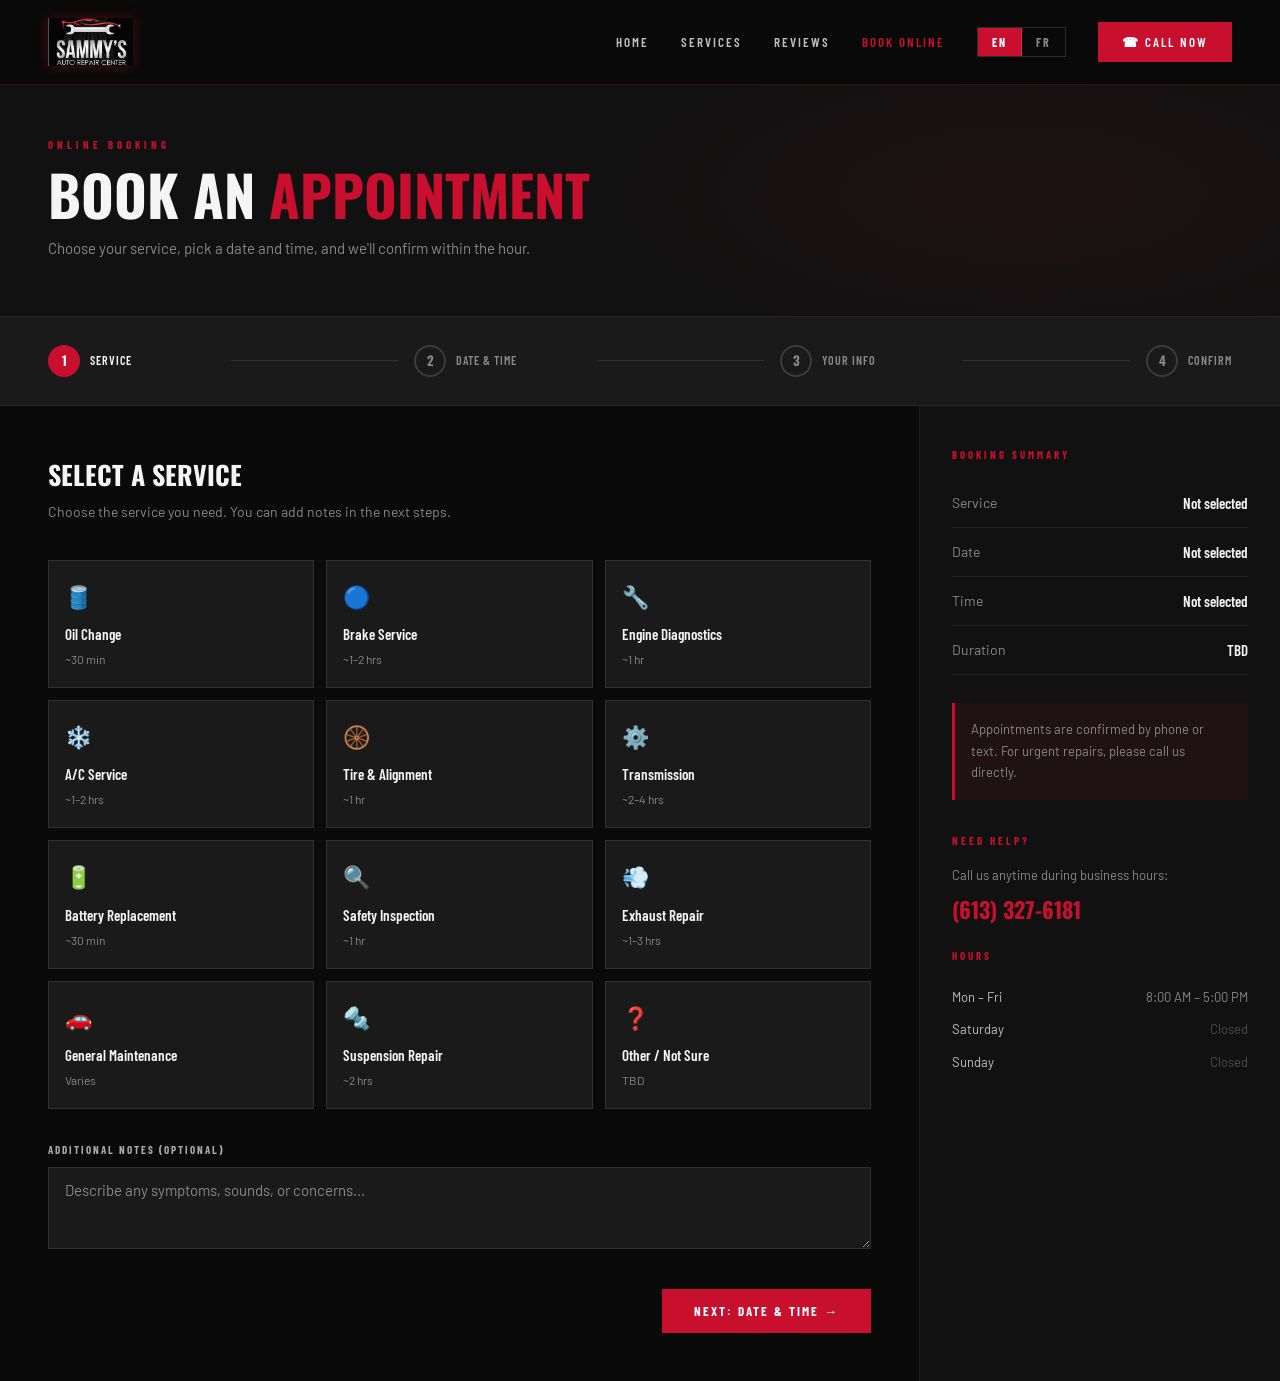
<file: booking.html>
<!DOCTYPE html>
<html lang="en">
<head>
  <meta charset="UTF-8" />
  <meta name="viewport" content="width=device-width, initial-scale=1.0" />
  <title>Book Appointment — Sammy's Auto Repair Centre</title>
  <link rel="stylesheet" href="style.css" />
  <style>
    body { padding-top: 72px; }
    .lang-toggle { display:flex; gap:0; border:1px solid rgba(255,255,255,0.15); overflow:hidden; }
    .lang-btn { background:none; border:none; border-right:1px solid rgba(255,255,255,0.15); color:var(--gray); padding:7px 14px; font-family:'Barlow Condensed',sans-serif; font-size:12px; font-weight:700; letter-spacing:2px; cursor:pointer; transition:all 0.2s; }
    .lang-btn:last-child { border-right:none; }
    .lang-btn.active { background:var(--red); color:white; }
    .lang-btn:hover:not(.active) { background:rgba(255,255,255,0.06); color:var(--white); }

    .page-hero {
      background: var(--dark);
      border-bottom: 1px solid rgba(255,255,255,0.07);
      padding: 64px 48px 56px;
      position: relative; overflow: hidden;
    }
    .page-hero::before {
      content: '';
      position: absolute; top: 0; left: 0; right: 0; bottom: 0;
      background: radial-gradient(ellipse 50% 100% at 80% 50%, rgba(200,16,46,0.07) 0%, transparent 70%);
    }
    .page-hero-label {
      font-family: 'Barlow Condensed', sans-serif;
      font-size: 11px; font-weight: 700;
      letter-spacing: 4px; text-transform: uppercase;
      color: var(--red); margin-bottom: 12px;
    }
    .page-hero h1 {
      font-family: 'Oswald', sans-serif;
      font-size: clamp(36px, 5vw, 56px); font-weight: 700;
      text-transform: uppercase; line-height: 1;
      position: relative;
    }
    .page-hero h1 span { color: var(--red); }
    .page-hero p {
      font-size: 15px; color: var(--gray);
      margin-top: 14px; position: relative;
    }

    /* STEPS */
    .steps-bar {
      display: flex; align-items: center;
      padding: 28px 48px;
      background: var(--dark2);
      border-bottom: 1px solid rgba(255,255,255,0.07);
      gap: 0;
    }
    .step-item {
      display: flex; align-items: center; gap: 10px;
      flex: 1;
    }
    .step-item:last-child { flex: 0; }
    .step-circle {
      width: 32px; height: 32px; border-radius: 50%;
      display: flex; align-items: center; justify-content: center;
      font-family: 'Oswald', sans-serif; font-size: 13px; font-weight: 700;
      border: 2px solid rgba(255,255,255,0.15);
      color: var(--gray); flex-shrink: 0;
      transition: all 0.3s;
    }
    .step-circle.active { background: var(--red); border-color: var(--red); color: white; }
    .step-circle.done   { background: #1a3a1a; border-color: var(--success); color: var(--success); }
    .step-label {
      font-family: 'Barlow Condensed', sans-serif;
      font-size: 12px; font-weight: 600;
      letter-spacing: 1px; text-transform: uppercase;
      color: var(--gray); transition: color 0.3s;
    }
    .step-label.active { color: var(--white); }
    .step-connector {
      flex: 1; height: 1px;
      background: rgba(255,255,255,0.1);
      margin: 0 16px;
    }

    /* BOOKING LAYOUT */
    .booking-layout {
      display: grid; grid-template-columns: 1fr 360px;
      gap: 0; min-height: calc(100vh - 300px);
    }
    .booking-main { padding: 48px; border-right: 1px solid rgba(255,255,255,0.07); }
    .booking-sidebar { padding: 40px 32px; background: var(--dark); }

    /* FORM PANELS */
    .form-panel { display: none; }
    .form-panel.active { display: block; }

    .panel-title {
      font-family: 'Oswald', sans-serif;
      font-size: 26px; font-weight: 700;
      text-transform: uppercase; margin-bottom: 6px;
    }
    .panel-sub { font-size: 14px; color: var(--gray); margin-bottom: 36px; }

    .form-row { display: grid; grid-template-columns: 1fr 1fr; gap: 20px; }

    /* Service cards */
    .service-select-grid {
      display: grid; grid-template-columns: repeat(auto-fill, minmax(200px, 1fr));
      gap: 12px; margin-bottom: 32px;
    }
    .service-option {
      border: 1px solid rgba(255,255,255,0.1);
      background: var(--dark2);
      padding: 18px 16px;
      cursor: pointer;
      transition: all 0.2s;
      position: relative;
    }
    .service-option:hover { border-color: rgba(200,16,46,0.4); background: #1e1e1e; }
    .service-option.selected { border-color: var(--red); background: rgba(200,16,46,0.08); }
    .service-option.selected::after {
      content: '✓';
      position: absolute; top: 10px; right: 12px;
      font-size: 12px; color: var(--red); font-weight: 700;
    }
    .so-icon { font-size: 22px; margin-bottom: 8px; display: block; }
    .so-name {
      font-family: 'Barlow Condensed', sans-serif;
      font-size: 15px; font-weight: 600; color: var(--white); margin-bottom: 4px;
    }
    .so-time { font-size: 12px; color: var(--gray); }

    /* Calendar */
    .calendar-grid {
      display: grid; grid-template-columns: repeat(7, 1fr);
      gap: 6px; margin-bottom: 28px;
    }
    .cal-header {
      font-family: 'Barlow Condensed', sans-serif;
      font-size: 11px; font-weight: 700; letter-spacing: 1px;
      text-transform: uppercase; color: var(--gray);
      text-align: center; padding: 8px 0;
    }
    .cal-day {
      aspect-ratio: 1;
      display: flex; align-items: center; justify-content: center;
      font-size: 14px; color: var(--gray);
      border: 1px solid transparent;
      cursor: pointer; transition: all 0.2s;
      font-family: 'Barlow', sans-serif;
    }
    .cal-day.available { color: var(--white); }
    .cal-day.available:hover { border-color: var(--red); color: var(--red); }
    .cal-day.selected { background: var(--red); color: white; border-color: var(--red); }
    .cal-day.disabled { color: rgba(136,136,136,0.3); cursor: not-allowed; }
    .cal-day.empty { cursor: default; }
    .cal-nav {
      display: flex; align-items: center; justify-content: space-between;
      margin-bottom: 20px;
    }
    .cal-month {
      font-family: 'Oswald', sans-serif; font-size: 18px; font-weight: 600;
      text-transform: uppercase;
    }
    .cal-btn {
      background: none; border: 1px solid rgba(255,255,255,0.15);
      color: var(--gray); width: 32px; height: 32px;
      cursor: pointer; font-size: 16px; transition: all 0.2s;
    }
    .cal-btn:hover { border-color: var(--red); color: var(--red); }

    .time-slots {
      display: grid; grid-template-columns: repeat(auto-fill, minmax(100px, 1fr));
      gap: 10px;
    }
    .time-slot {
      border: 1px solid rgba(255,255,255,0.1);
      background: var(--dark2);
      padding: 10px;
      text-align: center;
      font-family: 'Barlow Condensed', sans-serif;
      font-size: 14px; font-weight: 600;
      color: var(--silver); cursor: pointer;
      transition: all 0.2s;
    }
    .time-slot:hover { border-color: var(--red); color: var(--red); }
    .time-slot.selected { background: var(--red); border-color: var(--red); color: white; }
    .time-slot.unavailable { color: rgba(136,136,136,0.3); cursor: not-allowed; border-color: transparent; }
    .time-label {
      font-family: 'Barlow Condensed', sans-serif;
      font-size: 11px; font-weight: 700; letter-spacing: 2px;
      text-transform: uppercase; color: var(--gray);
      margin-bottom: 14px; margin-top: 28px;
    }

    /* Nav buttons */
    .form-nav { display: flex; justify-content: space-between; align-items: center; margin-top: 40px; }

    /* Confirmation */
    .confirm-icon {
      width: 72px; height: 72px; border-radius: 50%;
      background: rgba(46,204,113,0.15);
      border: 2px solid var(--success);
      display: flex; align-items: center; justify-content: center;
      font-size: 32px; margin-bottom: 24px;
    }
    .confirm-title {
      font-family: 'Oswald', sans-serif; font-size: 36px; font-weight: 700;
      text-transform: uppercase; margin-bottom: 12px;
    }
    .confirm-sub { font-size: 15px; color: var(--gray); margin-bottom: 36px; }
    .confirm-details {
      background: var(--dark2); border: 1px solid rgba(255,255,255,0.07);
      padding: 24px; margin-bottom: 32px;
    }
    .confirm-row {
      display: flex; justify-content: space-between; align-items: center;
      padding: 12px 0; border-bottom: 1px solid rgba(255,255,255,0.06);
      font-size: 14px;
    }
    .confirm-row:last-child { border-bottom: none; }
    .confirm-row .key { color: var(--gray); font-family: 'Barlow Condensed', sans-serif; font-size: 12px; letter-spacing: 1px; text-transform: uppercase; }
    .confirm-row .val { color: var(--white); font-weight: 500; }

    /* SIDEBAR */
    .sidebar-title {
      font-family: 'Barlow Condensed', sans-serif; font-size: 11px; font-weight: 700;
      letter-spacing: 3px; text-transform: uppercase;
      color: var(--red); margin-bottom: 16px;
    }
    .summary-item {
      display: flex; justify-content: space-between; align-items: center;
      padding: 12px 0; border-bottom: 1px solid rgba(255,255,255,0.07);
      font-size: 14px;
    }
    .summary-item .key { color: var(--gray); }
    .summary-item .val { color: var(--white); font-family: 'Barlow Condensed', sans-serif; font-size: 15px; font-weight: 600; }
    .summary-item .val.empty { color: rgba(136,136,136,0.4); font-style: italic; font-family: 'Barlow', sans-serif; font-size: 13px; font-weight: 400; }
    .sidebar-note {
      margin-top: 28px; padding: 16px;
      background: rgba(200,16,46,0.08); border-left: 3px solid var(--red);
      font-size: 13px; color: var(--gray); line-height: 1.65;
    }
    .sidebar-contact { margin-top: 32px; }
    .sidebar-phone {
      font-family: 'Oswald', sans-serif; font-size: 22px; font-weight: 700;
      color: var(--red); text-decoration: none; display: block; margin-top: 6px;
      transition: color 0.2s;
    }
    .sidebar-phone:hover { color: var(--white); }
    .hours-row { display: flex; justify-content: space-between; font-size: 13px; padding: 6px 0; color: var(--gray); }
    .hours-row .day { color: var(--silver); }
  </style>
</head>
<body>

<nav>
  <a href="index.html" class="nav-logo"><img src="logo.png" alt="Sammy's Auto Repair Centre" /></a>
  <div class="nav-links">
    <a href="index.html" data-en="Home" data-fr="Accueil">Home</a>
    <a href="index.html#services" data-en="Services" data-fr="Services">Services</a>
    <a href="index.html#reviews" data-en="Reviews" data-fr="Avis">Reviews</a>
    <a href="booking.html" class="active" data-en="Book Online" data-fr="Réserver">Book Online</a>
    <div class="lang-toggle">
      <button class="lang-btn active" onclick="setLang('en')">EN</button>
      <button class="lang-btn" onclick="setLang('fr')">FR</button>
    </div>
    <a href="tel:+16133276181" class="nav-cta" data-en="☎ Call Now" data-fr="☎ Appelez">☎ Call Now</a>
  </div>
</nav>

<div class="page-hero">
  <div class="page-hero-label" data-en="Online Booking" data-fr="Réservation en ligne">Online Booking</div>
  <h1 data-en="Book an <span>Appointment</span>" data-fr="Prendre un <span>Rendez-vous</span>">Book an <span>Appointment</span></h1>
  <p data-en="Choose your service, pick a date and time, and we'll confirm within the hour." data-fr="Choisissez votre service, sélectionnez une date et une heure, et nous confirmerons dans l'heure.">Choose your service, pick a date and time, and we'll confirm within the hour.</p>
</div>

<!-- STEPS BAR -->
<div class="steps-bar">
  <div class="step-item">
    <div class="step-circle active" id="sc1">1</div>
    <div class="step-label active" id="sl1">Service</div>
  </div>
  <div class="step-connector"></div>
  <div class="step-item">
    <div class="step-circle" id="sc2">2</div>
    <div class="step-label" id="sl2" data-en="Date &amp; Time" data-fr="Date &amp; Heure">Date &amp; Time</div>
  </div>
  <div class="step-connector"></div>
  <div class="step-item">
    <div class="step-circle" id="sc3">3</div>
    <div class="step-label" id="sl3" data-en="Your Info" data-fr="Vos infos">Your Info</div>
  </div>
  <div class="step-connector"></div>
  <div class="step-item" style="flex:0;">
    <div class="step-circle" id="sc4">4</div>
    <div class="step-label" id="sl4" data-en="Confirm" data-fr="Confirmer">Confirm</div>
  </div>
</div>

<div class="booking-layout">
  <div class="booking-main">

    <!-- STEP 1: SERVICE -->
    <div class="form-panel active" id="panel1">
      <div class="panel-title" data-en="Select a Service" data-fr="Sélectionner un service">Select a Service</div>
      <div class="panel-sub" data-en="Choose the service you need. You can add notes in the next steps." data-fr="Choisissez le service dont vous avez besoin. Vous pourrez ajouter des notes aux prochaines étapes.">Choose the service you need. You can add notes in the next steps.</div>
      <div class="service-select-grid">
        <div class="service-option" onclick="selectService(this,'Oil Change','~30 min')"><span class="so-icon">🛢️</span><div class="so-name">Oil Change</div><div class="so-time">~30 min</div></div>
        <div class="service-option" onclick="selectService(this,'Brake Service','~1–2 hrs')"><span class="so-icon">🔵</span><div class="so-name">Brake Service</div><div class="so-time">~1–2 hrs</div></div>
        <div class="service-option" onclick="selectService(this,'Engine Diagnostics','~1 hr')"><span class="so-icon">🔧</span><div class="so-name">Engine Diagnostics</div><div class="so-time">~1 hr</div></div>
        <div class="service-option" onclick="selectService(this,'A/C Service','~1–2 hrs')"><span class="so-icon">❄️</span><div class="so-name">A/C Service</div><div class="so-time">~1–2 hrs</div></div>
        <div class="service-option" onclick="selectService(this,'Tire & Alignment','~1 hr')"><span class="so-icon">🛞</span><div class="so-name">Tire &amp; Alignment</div><div class="so-time">~1 hr</div></div>
        <div class="service-option" onclick="selectService(this,'Transmission','~2–4 hrs')"><span class="so-icon">⚙️</span><div class="so-name">Transmission</div><div class="so-time">~2–4 hrs</div></div>
        <div class="service-option" onclick="selectService(this,'Battery Replacement','~30 min')"><span class="so-icon">🔋</span><div class="so-name">Battery Replacement</div><div class="so-time">~30 min</div></div>
        <div class="service-option" onclick="selectService(this,'Safety Inspection','~1 hr')"><span class="so-icon">🔍</span><div class="so-name">Safety Inspection</div><div class="so-time">~1 hr</div></div>
        <div class="service-option" onclick="selectService(this,'Exhaust Repair','~1–3 hrs')"><span class="so-icon">💨</span><div class="so-name">Exhaust Repair</div><div class="so-time">~1–3 hrs</div></div>
        <div class="service-option" onclick="selectService(this,'General Maintenance','Varies')"><span class="so-icon">🚗</span><div class="so-name">General Maintenance</div><div class="so-time">Varies</div></div>
        <div class="service-option" onclick="selectService(this,'Suspension Repair','~2 hrs')"><span class="so-icon">🔩</span><div class="so-name">Suspension Repair</div><div class="so-time">~2 hrs</div></div>
        <div class="service-option" onclick="selectService(this,'Other / Not Sure','TBD')"><span class="so-icon">❓</span><div class="so-name">Other / Not Sure</div><div class="so-time">TBD</div></div>
      </div>
      <div class="form-group">
        <label class="form-label">Additional Notes (optional)</label>
        <textarea class="form-control" id="svc-notes" rows="3" placeholder="Describe any symptoms, sounds, or concerns..."></textarea>
      </div>
      <div class="form-nav">
        <span></span>
        <button class="btn-primary" onclick="goStep(2)" data-en="Next: Date &amp; Time →" data-fr="Suivant : Date &amp; Heure →">Next: Date &amp; Time →</button>
      </div>
    </div>

    <!-- STEP 2: DATE & TIME -->
    <div class="form-panel" id="panel2">
      <div class="panel-title" data-en="Pick a Date &amp; Time" data-fr="Choisir une date &amp; heure">Pick a Date &amp; Time</div>
      <div class="panel-sub" data-en="We're open Monday to Friday, 8:00 AM – 5:00 PM." data-fr="Nous sommes ouverts du lundi au vendredi, de 8 h à 17 h.">We're open Monday to Friday, 8:00 AM – 5:00 PM.</div>

      <div class="cal-nav">
        <button class="cal-btn" onclick="changeMonth(-1)">‹</button>
        <div class="cal-month" id="cal-month-label"></div>
        <button class="cal-btn" onclick="changeMonth(1)">›</button>
      </div>
      <div class="calendar-grid" id="calendar-grid">
        <div class="cal-header">Sun</div><div class="cal-header">Mon</div>
        <div class="cal-header">Tue</div><div class="cal-header">Wed</div>
        <div class="cal-header">Thu</div><div class="cal-header">Fri</div>
        <div class="cal-header">Sat</div>
      </div>

      <div class="time-label" data-en="Morning" data-fr="Matin">Morning</div>
      <div class="time-slots" id="morning-slots"></div>
      <div class="time-label" data-en="Afternoon" data-fr="Après-midi">Afternoon</div>
      <div class="time-slots" id="afternoon-slots"></div>

      <div class="form-nav">
        <button class="btn-ghost" onclick="goStep(1)">← Back</button>
        <button class="btn-primary" onclick="goStep(3)" data-en="Next: Your Info →" data-fr="Suivant : Vos infos →">Next: Your Info →</button>
      </div>
    </div>

    <!-- STEP 3: CONTACT -->
    <div class="form-panel" id="panel3">
      <div class="panel-title" data-en="Your Information" data-fr="Vos informations">Your Information</div>
      <div class="panel-sub" data-en="We'll use this to confirm your appointment and send a reminder." data-fr="Nous utiliserons ceci pour confirmer votre rendez-vous et envoyer un rappel.">We'll use this to confirm your appointment and send a reminder.</div>

      <div class="form-row">
        <div class="form-group"><label class="form-label">First Name *</label><input class="form-control" type="text" id="fname" placeholder="John" /></div>
        <div class="form-group"><label class="form-label">Last Name *</label><input class="form-control" type="text" id="lname" placeholder="Smith" /></div>
      </div>
      <div class="form-row">
        <div class="form-group"><label class="form-label">Phone Number *</label><input class="form-control" type="tel" id="phone" placeholder="(613) 555-0000" /></div>
        <div class="form-group"><label class="form-label">Email Address</label><input class="form-control" type="email" id="email" placeholder="john@email.com" /></div>
      </div>
      <div class="form-row">
        <div class="form-group"><label class="form-label">Vehicle Make *</label><input class="form-control" type="text" id="vmake" placeholder="Toyota" /></div>
        <div class="form-group"><label class="form-label">Vehicle Model *</label><input class="form-control" type="text" id="vmodel" placeholder="Camry" /></div>
      </div>
      <div class="form-row">
        <div class="form-group"><label class="form-label">Year *</label><input class="form-control" type="number" id="vyear" placeholder="2019" min="1980" max="2025" /></div>
        <div class="form-group"><label class="form-label">Licence Plate</label><input class="form-control" type="text" id="vplate" placeholder="ABCD 123" /></div>
      </div>
      <div class="form-group"><label class="form-label">How did you hear about us?</label>
        <select class="form-control" id="referral">
          <option value="">Select...</option>
          <option>Google Search</option><option>Google Maps</option>
          <option>Friend / Family</option><option>Drove By</option><option>Other</option>
        </select>
      </div>

      <div class="form-nav">
        <button class="btn-ghost" onclick="goStep(2)">← Back</button>
        <button class="btn-primary" onclick="submitBooking()" data-en="Confirm Booking →" data-fr="Confirmer →">Confirm Booking →</button>
      </div>
    </div>

    <!-- STEP 4: CONFIRMATION -->
    <div class="form-panel" id="panel4">
      <div class="confirm-icon">✓</div>
      <div class="confirm-title" data-en="You're <span class='text-red'>Booked!</span>" data-fr="Vous êtes <span class='text-red'>Réservé !</span>">You're <span class="text-red">Booked!</span></div>
      <div class="confirm-sub" data-en="Your appointment request has been received. We'll call or text to confirm within the hour." data-fr="Votre demande de rendez-vous a été reçue. Nous vous appellerons ou enverrons un SMS pour confirmer dans l'heure.">Your appointment request has been received. We'll call or text to confirm within the hour.</div>
      <div class="confirm-details">
        <div class="confirm-row"><span class="key" data-en="Service" data-fr="Service">Service</span><span class="val" id="conf-service">—</span></div>
        <div class="confirm-row"><span class="key" data-en="Date" data-fr="Date">Date</span><span class="val" id="conf-date">—</span></div>
        <div class="confirm-row"><span class="key" data-en="Time" data-fr="Heure">Time</span><span class="val" id="conf-time">—</span></div>
        <div class="confirm-row"><span class="key">Name</span><span class="val" id="conf-name">—</span></div>
        <div class="confirm-row"><span class="key">Vehicle</span><span class="val" id="conf-vehicle">—</span></div>
        <div class="confirm-row"><span class="key">Phone</span><span class="val" id="conf-phone">—</span></div>
      </div>
      <div style="display:flex; gap:16px;">
        <a href="index.html" class="btn-secondary" data-en="← Back to Home" data-fr="← Retour à l'accueil">← Back to Home</a>
        <a href="tel:+16133276181" class="btn-primary">☎ Call Us</a>
      </div>
    </div>

  </div><!-- /booking-main -->

  <div class="booking-sidebar">
    <div class="sidebar-title" data-en="Booking Summary" data-fr="Récapitulatif">Booking Summary</div>
    <div class="summary-item"><span class="key">Service</span><span class="val" id="sum-service"><span class="empty">Not selected</span></span></div>
    <div class="summary-item"><span class="key">Date</span><span class="val" id="sum-date"><span class="empty">Not selected</span></span></div>
    <div class="summary-item"><span class="key">Time</span><span class="val" id="sum-time"><span class="empty">Not selected</span></span></div>
    <div class="summary-item"><span class="key" data-en="Duration" data-fr="Durée">Duration</span><span class="val" id="sum-duration"><span class="empty">TBD</span></span></div>

    <div class="sidebar-note">
      Appointments are confirmed by phone or text. For urgent repairs, please call us directly.
    </div>

    <div class="sidebar-contact">
      <div class="sidebar-title" style="margin-top:0;" data-en="Need Help?" data-fr="Besoin d'aide ?">Need Help?</div>
      <div style="font-size:13px; color:var(--gray);" data-en="Call us anytime during business hours:" data-fr="Appelez-nous pendant les heures d'ouverture :">Call us anytime during business hours:</div>
      <a href="tel:+16133276181" class="sidebar-phone">(613) 327-6181</a>
      <div style="margin-top:20px;">
        <div class="sidebar-title" data-en="Hours" data-fr="Horaires">Hours</div>
        <div class="hours-row"><span class="day">Mon – Fri</span><span>8:00 AM – 5:00 PM</span></div>
        <div class="hours-row"><span class="day">Saturday</span><span style="color:rgba(136,136,136,0.5);">Closed</span></div>
        <div class="hours-row"><span class="day">Sunday</span><span style="color:rgba(136,136,136,0.5);">Closed</span></div>
      </div>
    </div>
  </div>
</div><!-- /booking-layout -->

<script>
  // ── State ──
  const state = {
    service: '', duration: '', date: '', time: '',
    fname: '', lname: '', phone: '', email: '',
    make: '', model: '', year: '', plate: ''
  };
  let currentStep = 1;
  let calMonth = new Date().getMonth();
  let calYear  = new Date().getFullYear();

  const MONTHS = ['January','February','March','April','May','June','July','August','September','October','November','December'];
  const morning   = ['8:00 AM','8:30 AM','9:00 AM','9:30 AM','10:00 AM','10:30 AM','11:00 AM','11:30 AM'];
  const afternoon = ['12:00 PM','12:30 PM','1:00 PM','1:30 PM','2:00 PM','2:30 PM','3:00 PM','3:30 PM','4:00 PM','4:30 PM'];
  // Fake unavailable times for realism
  const unavailable = new Set(['9:00 AM','10:30 AM','1:00 PM','3:00 PM']);

  function selectService(el, name, dur) {
    document.querySelectorAll('.service-option').forEach(o => o.classList.remove('selected'));
    el.classList.add('selected');
    state.service = name; state.duration = dur;
    document.getElementById('sum-service').innerHTML = name;
    document.getElementById('sum-duration').innerHTML = dur;
  }

  function goStep(n) {
    // Validate
    if (n === 2 && !state.service) { alert('Please select a service first.'); return; }
    if (n === 4 && (!document.getElementById('fname').value || !document.getElementById('phone').value || !document.getElementById('vmake').value)) {
      alert('Please fill in your name, phone, and vehicle make at minimum.'); return;
    }
    if (n === 4) collectInfo();

    currentStep = n;
    document.querySelectorAll('.form-panel').forEach((p,i) => p.classList.toggle('active', i === n-1));

    // Update step UI
    for (let i = 1; i <= 4; i++) {
      const sc = document.getElementById('sc'+i);
      const sl = document.getElementById('sl'+i);
      sc.classList.toggle('active', i === n);
      sc.classList.toggle('done',   i < n);
      sl.classList.toggle('active', i === n);
      if (i < n) sc.textContent = '✓';
      else if (i === n) sc.textContent = i;
      else { sc.textContent = i; sc.classList.remove('done'); }
    }

    if (n === 2) renderCalendar();
    if (n === 4) fillConfirmation();
    window.scrollTo(0, 0);
  }

  // ── Calendar ──
  function renderCalendar() {
    document.getElementById('cal-month-label').textContent = MONTHS[calMonth] + ' ' + calYear;
    const grid = document.getElementById('calendar-grid');
    // Remove all day cells (keep 7 headers)
    while (grid.children.length > 7) grid.removeChild(grid.lastChild);

    const first = new Date(calYear, calMonth, 1).getDay();
    const days  = new Date(calYear, calMonth + 1, 0).getDate();
    const today = new Date();

    for (let e = 0; e < first; e++) {
      const d = document.createElement('div'); d.className = 'cal-day empty'; grid.appendChild(d);
    }
    for (let d = 1; d <= days; d++) {
      const date = new Date(calYear, calMonth, d);
      const cell = document.createElement('div');
      const dow  = date.getDay();
      const past = date < new Date(today.getFullYear(), today.getMonth(), today.getDate());
      const weekend = dow === 0 || dow === 6;

      if (past || weekend) {
        cell.className = 'cal-day disabled'; cell.textContent = d;
      } else {
        cell.className = 'cal-day available'; cell.textContent = d;
        const dateStr = MONTHS[calMonth] + ' ' + d + ', ' + calYear;
        cell.onclick = () => selectDate(cell, dateStr);
        if (state.date === dateStr) cell.classList.add('selected');
      }
      grid.appendChild(cell);
    }

    // Render time slots
    renderSlots('morning-slots', morning);
    renderSlots('afternoon-slots', afternoon);
  }

  function renderSlots(containerId, times) {
    const c = document.getElementById(containerId); c.innerHTML = '';
    times.forEach(t => {
      const el = document.createElement('div');
      el.className = 'time-slot' + (unavailable.has(t) ? ' unavailable' : '');
      el.textContent = t;
      if (!unavailable.has(t)) {
        if (state.time === t) el.classList.add('selected');
        el.onclick = () => selectTime(el, t);
      }
      c.appendChild(el);
    });
  }

  function selectDate(el, str) {
    document.querySelectorAll('.cal-day.selected').forEach(d => d.classList.remove('selected'));
    el.classList.add('selected');
    state.date = str;
    document.getElementById('sum-date').innerHTML = str;
  }

  function selectTime(el, t) {
    document.querySelectorAll('.time-slot.selected').forEach(s => s.classList.remove('selected'));
    el.classList.add('selected');
    state.time = t;
    document.getElementById('sum-time').innerHTML = t;
  }

  function changeMonth(dir) {
    calMonth += dir;
    if (calMonth > 11) { calMonth = 0; calYear++; }
    if (calMonth < 0)  { calMonth = 11; calYear--; }
    renderCalendar();
  }

  // ── Submit ──
  function collectInfo() {
    state.fname = document.getElementById('fname').value;
    state.lname = document.getElementById('lname').value;
    state.phone = document.getElementById('phone').value;
    state.email = document.getElementById('email').value;
    state.make  = document.getElementById('vmake').value;
    state.model = document.getElementById('vmodel').value;
    state.year  = document.getElementById('vyear').value;
    state.plate = document.getElementById('vplate').value;
  }

  function fillConfirmation() {
    document.getElementById('conf-service').textContent = state.service;
    document.getElementById('conf-date').textContent    = state.date || 'TBD';
    document.getElementById('conf-time').textContent    = state.time || 'TBD';
    document.getElementById('conf-name').textContent    = state.fname + ' ' + state.lname;
    document.getElementById('conf-vehicle').textContent = (state.year + ' ' + state.make + ' ' + state.model).trim() || '—';
    document.getElementById('conf-phone').textContent   = state.phone;
  }

  function submitBooking() {
    collectInfo();
    if (!state.fname || !state.phone || !state.make) {
      alert('Please fill in your name, phone, and vehicle make.'); return;
    }
    goStep(4);
  }

  // Init calendar
  renderCalendar();
</script>

<script>
  (function(){
    var lang = localStorage.getItem('sammys-lang') || 'en';
    function setLang(l) {
      lang = l;
      localStorage.setItem('sammys-lang', l);
      document.documentElement.lang = l;
      document.querySelectorAll('[data-en]').forEach(function(el) {
        var v = el.getAttribute('data-' + l);
        if (v !== null) el.innerHTML = v;
      });
      document.querySelectorAll('.lang-btn').forEach(function(btn) {
        btn.classList.toggle('active', btn.textContent.trim().toLowerCase() === l);
      });
      document.title = l === 'fr'
        ? "Réserver — Centre de réparation automobile Sammy's"
        : "Book Appointment — Sammy's Auto Repair Centre";
    }
    window.setLang = setLang;
    setLang(lang);
  })();
</script>
</body>
</html>
</file>
<file: style.css>
/* ============================================
   SAMMY'S AUTO REPAIR CENTRE — Global Styles
   ============================================ */

@import url('https://fonts.googleapis.com/css2?family=Oswald:wght@300;400;500;600;700&family=Barlow:wght@300;400;500;600&family=Barlow+Condensed:wght@400;600;700&display=swap');

*, *::before, *::after { margin: 0; padding: 0; box-sizing: border-box; }

:root {
  --red:          #C8102E;
  --red-dark:     #8B0A1F;
  --red-glow:     rgba(200, 16, 46, 0.2);
  --silver:       #C0C0C0;
  --silver-light: #E8E8E8;
  --black:        #0A0A0A;
  --dark:         #111111;
  --dark2:        #1A1A1A;
  --dark3:        #222222;
  --gray:         #888888;
  --gray-light:   #AAAAAA;
  --white:        #F5F5F5;
  --success:      #2ECC71;
  --warning:      #F4C542;
  --danger:       #E74C3C;
}

html { scroll-behavior: smooth; }

body {
  font-family: 'Barlow', sans-serif;
  background: var(--black);
  color: var(--white);
  overflow-x: hidden;
  line-height: 1.6;
}

/* ── NAV ── */
nav {
  position: fixed; top: 0; left: 0; right: 0; z-index: 200;
  display: flex; align-items: center; justify-content: space-between;
  padding: 18px 48px;
  background: rgba(10, 10, 10, 0.95);
  border-bottom: 1px solid rgba(200, 16, 46, 0.3);
  backdrop-filter: blur(12px);
}
.nav-logo {
  display: flex; align-items: center;
  text-decoration: none;
}
.nav-logo img {
  height: 48px; width: auto;
  object-fit: contain;
  filter: drop-shadow(0 0 6px rgba(200,16,46,0.35));
  transition: filter 0.2s;
}
.nav-logo img:hover {
  filter: drop-shadow(0 0 10px rgba(200,16,46,0.6));
}
.nav-logo span { color: var(--red); }
.nav-links { display: flex; gap: 32px; align-items: center; }
.nav-links a {
  font-family: 'Barlow Condensed', sans-serif;
  font-size: 13px; font-weight: 600;
  letter-spacing: 2px; text-transform: uppercase;
  color: var(--silver); text-decoration: none;
  transition: color 0.2s;
}
.nav-links a:hover, .nav-links a.active { color: var(--red); }
.nav-cta {
  background: var(--red) !important;
  color: white !important;
  padding: 10px 24px;
  font-family: 'Barlow Condensed', sans-serif;
  font-size: 12px; font-weight: 700;
  letter-spacing: 2px; text-transform: uppercase;
  text-decoration: none;
  transition: background 0.2s, transform 0.15s;
  display: inline-block;
}
.nav-cta:hover { background: var(--red-dark) !important; transform: translateY(-1px); }

/* ── BUTTONS ── */
.btn-primary {
  background: var(--red);
  color: white;
  padding: 14px 32px;
  font-family: 'Barlow Condensed', sans-serif;
  font-size: 13px; font-weight: 700;
  letter-spacing: 2px; text-transform: uppercase;
  text-decoration: none; border: none; cursor: pointer;
  display: inline-block;
  transition: background 0.2s, transform 0.15s;
}
.btn-primary:hover { background: var(--red-dark); transform: translateY(-2px); }

.btn-secondary {
  color: var(--silver);
  padding: 14px 32px;
  font-family: 'Barlow Condensed', sans-serif;
  font-size: 13px; font-weight: 600;
  letter-spacing: 2px; text-transform: uppercase;
  text-decoration: none; background: transparent;
  border: 1px solid rgba(192, 192, 192, 0.3); cursor: pointer;
  transition: border-color 0.2s, color 0.2s;
  display: inline-block;
}
.btn-secondary:hover { border-color: var(--red); color: var(--red); }

.btn-ghost {
  color: var(--gray);
  padding: 10px 20px;
  font-family: 'Barlow Condensed', sans-serif;
  font-size: 12px; font-weight: 600;
  letter-spacing: 2px; text-transform: uppercase;
  text-decoration: none; background: transparent;
  border: 1px solid rgba(136, 136, 136, 0.2); cursor: pointer;
  transition: all 0.2s;
}
.btn-ghost:hover { color: var(--white); border-color: rgba(136,136,136,0.5); }

/* ── SECTION HELPERS ── */
.section { padding: 100px 48px; }
.section-label {
  font-family: 'Barlow Condensed', sans-serif;
  font-size: 11px; font-weight: 700;
  letter-spacing: 4px; text-transform: uppercase;
  color: var(--red); margin-bottom: 14px;
}
.section-title {
  font-family: 'Oswald', sans-serif;
  font-size: clamp(34px, 5vw, 54px);
  font-weight: 700; text-transform: uppercase;
  line-height: 1; margin-bottom: 56px;
}
.section-title .dim { color: rgba(245, 245, 245, 0.2); }

/* ── MARQUEE ── */
.marquee-strip {
  background: var(--red); padding: 14px 0;
  overflow: hidden; white-space: nowrap;
}
.marquee-inner {
  display: inline-flex;
  animation: marquee 22s linear infinite;
}
.marquee-item {
  font-family: 'Barlow Condensed', sans-serif;
  font-size: 13px; font-weight: 700;
  letter-spacing: 3px; text-transform: uppercase;
  color: white; padding: 0 40px;
}
.marquee-dot { color: rgba(255,255,255,0.45); padding: 0 8px; }
@keyframes marquee {
  from { transform: translateX(0); }
  to   { transform: translateX(-50%); }
}

/* ── FOOTER ── */
footer {
  background: var(--dark);
  border-top: 1px solid rgba(255,255,255,0.07);
  padding: 60px 48px 32px;
}
.footer-grid {
  display: grid; grid-template-columns: 2fr 1fr 1fr;
  gap: 48px; margin-bottom: 48px;
}
.footer-logo {
  font-family: 'Oswald', sans-serif;
  font-size: 22px; font-weight: 700;
  letter-spacing: 3px; text-transform: uppercase;
  color: var(--white); margin-bottom: 14px;
}
.footer-logo span { color: var(--red); }
.footer-desc { font-size: 14px; color: var(--gray); line-height: 1.75; max-width: 300px; }
.footer-heading {
  font-family: 'Barlow Condensed', sans-serif;
  font-size: 11px; font-weight: 700;
  letter-spacing: 3px; text-transform: uppercase;
  color: var(--red); margin-bottom: 18px;
}
.footer-links { list-style: none; display: flex; flex-direction: column; gap: 10px; }
.footer-links li a { font-size: 14px; color: var(--gray); text-decoration: none; transition: color 0.2s; }
.footer-links li a:hover { color: var(--white); }
.footer-info { font-size: 14px; color: var(--gray); line-height: 2.1; }
.footer-info a { color: var(--red); text-decoration: none; }
.footer-bottom {
  border-top: 1px solid rgba(255,255,255,0.07);
  padding-top: 24px;
  display: flex; justify-content: space-between; align-items: center;
}
.footer-copy { font-size: 12px; color: rgba(136,136,136,0.55); letter-spacing: 1px; }
.google-badge { display: flex; align-items: center; gap: 8px; font-size: 12px; color: var(--gray); }
.google-stars { color: var(--warning); font-size: 14px; }

/* ── FORMS ── */
.form-group { display: flex; flex-direction: column; gap: 8px; margin-bottom: 20px; }
.form-label {
  font-family: 'Barlow Condensed', sans-serif;
  font-size: 11px; font-weight: 700;
  letter-spacing: 2px; text-transform: uppercase;
  color: var(--gray-light);
}
.form-control {
  background: var(--dark2);
  border: 1px solid rgba(255,255,255,0.1);
  color: var(--white);
  padding: 13px 16px;
  font-family: 'Barlow', sans-serif;
  font-size: 15px;
  outline: none;
  transition: border-color 0.2s;
  width: 100%;
}
.form-control:focus { border-color: var(--red); }
.form-control::placeholder { color: var(--gray); }
select.form-control { appearance: none; cursor: pointer; }

/* ── BADGES ── */
.badge {
  font-family: 'Barlow Condensed', sans-serif;
  font-size: 10px; font-weight: 700;
  letter-spacing: 1.5px; text-transform: uppercase;
  padding: 4px 10px; display: inline-block;
}
.badge-red    { background: rgba(200,16,46,0.2);  color: #FF6B6B; }
.badge-green  { background: rgba(46,204,113,0.15); color: var(--success); }
.badge-yellow { background: rgba(244,197,66,0.15); color: var(--warning); }
.badge-gray   { background: rgba(136,136,136,0.15); color: var(--gray); }

/* ── UTILITY ── */
.text-red    { color: var(--red); }
.text-gray   { color: var(--gray); }
.text-silver { color: var(--silver); }
.mt-1  { margin-top: 8px; }
.mt-2  { margin-top: 16px; }
.mt-3  { margin-top: 24px; }
.mt-4  { margin-top: 32px; }
.flex  { display: flex; }
.gap-2 { gap: 16px; }
.gap-3 { gap: 24px; }
.items-center { align-items: center; }
.justify-between { justify-content: space-between; }

@media (max-width: 768px) {
  nav { padding: 14px 20px; }
  .nav-links { gap: 16px; }
  .nav-links a:not(.nav-cta) { display: none; }
  .section { padding: 64px 20px; }
  .footer-grid { grid-template-columns: 1fr; gap: 32px; }
}
</file>
